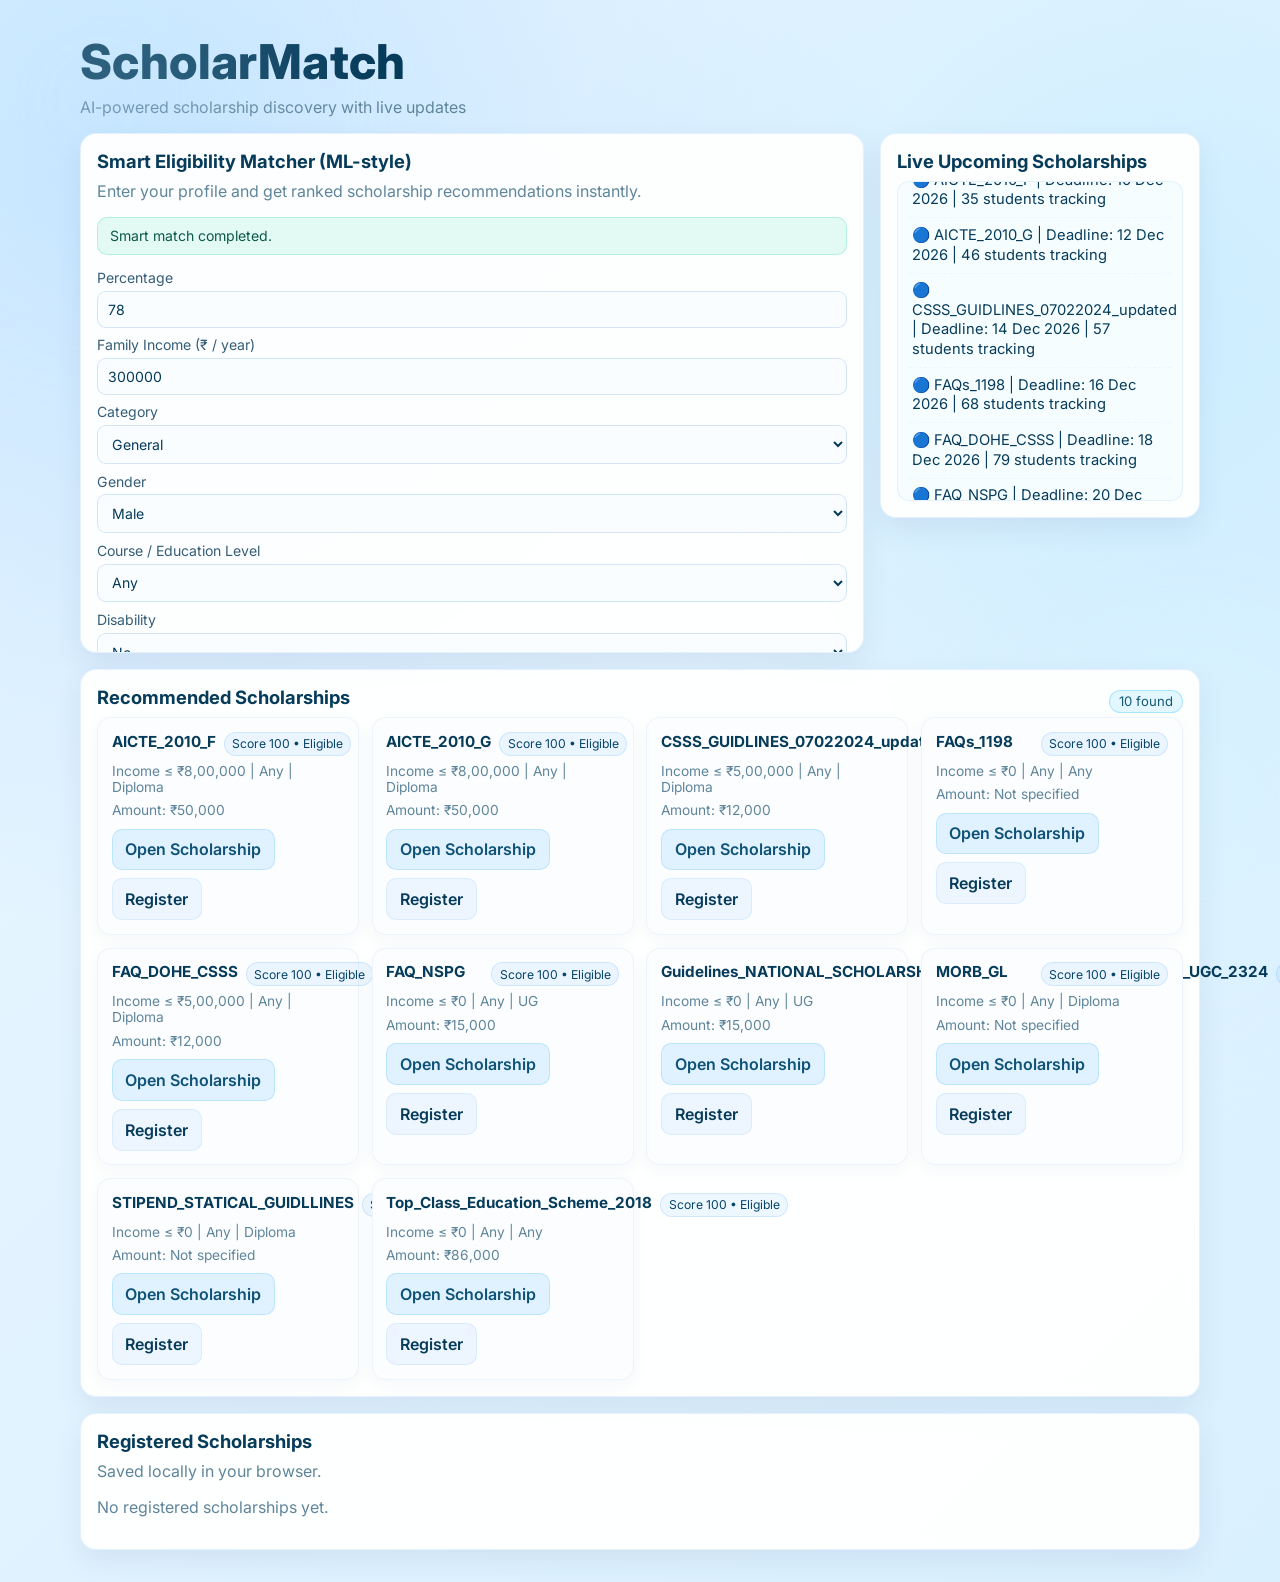
<file: index.html>
<!DOCTYPE html>
<html lang="en">
<head>
  <meta charset="UTF-8" />
  <meta name="viewport" content="width=device-width, initial-scale=1.0" />
  <title>ScholarMatch</title>
  <link rel="preconnect" href="https://fonts.googleapis.com">
  <link rel="preconnect" href="https://fonts.gstatic.com" crossorigin>
  <link href="https://fonts.googleapis.com/css2?family=Inter:wght@400;500;600;700;800&display=swap" rel="stylesheet">
  <link rel="stylesheet" href="styles.css" />
</head>
<body>
  <div class="bg-glow bg-glow-1"></div>
  <div class="bg-glow bg-glow-2"></div>

  <header class="header container">
    <h1>ScholarMatch</h1>
    <p>AI-powered scholarship discovery with live updates</p>
  </header>

  <main class="container grid">
    <section class="panel matcher">
      <h2>Smart Eligibility Matcher (ML-style)</h2>
      <p class="muted">Enter your profile and get ranked scholarship recommendations instantly.</p>
      <p id="statusBox" class="status info">Loading scholarship data...</p>

      <form id="profileForm" class="form-grid">
        <label>
          Percentage
          <input type="number" id="marks" min="0" max="100" step="0.1" value="78" required />
        </label>

        <label>
          Family Income (₹ / year)
          <input type="number" id="income" min="0" step="1000" value="300000" required />
        </label>

        <label>
          Category
          <select id="category">
            <option>General</option>
            <option>OBC</option>
            <option>SC</option>
            <option>ST</option>
            <option>Minority</option>
          </select>
        </label>

        <label>
          Gender
          <select id="gender">
            <option>Male</option>
            <option>Female</option>
          </select>
        </label>

        <label>
          Course / Education Level
          <select id="education_level">
            <option>Any</option>
            <option>1-10th</option>
            <option>PU</option>
            <option>Degree</option>
            <option>Masters</option>
          </select>
        </label>

        <label>
          Disability
          <select id="disability">
            <option>No</option>
            <option>Yes</option>
          </select>
        </label>

        <button type="submit" class="btn-primary">Run Smart Match</button>
      </form>
      <div id="matchList" class="match-list" aria-live="polite"></div>
    </section>

    <section class="panel sidebar">
      <h2>Live Upcoming Scholarships</h2>
      <div id="liveTicker" class="ticker" aria-live="polite"></div>
    </section>

    <section class="panel full">
      <div class="section-title-row">
        <h2>Recommended Scholarships</h2>
        <span id="recommendationCount" class="badge">0 found</span>
      </div>
      <div id="recommendationCards" class="cards"></div>
    </section>

    <section class="panel full">
      <h2>Registered Scholarships</h2>
      <p class="muted">Saved locally in your browser.</p>
      <div id="registeredCards" class="cards"></div>
    </section>
  </main>

  <template id="scholarshipCardTemplate">
    <article class="card">
      <div class="card-top">
        <h3 class="title"></h3>
        <span class="score-chip"></span>
      </div>
      <p class="meta"></p>
      <p class="amount"></p>
      <div class="actions">
        <a class="btn-link apply-link" target="_blank" rel="noopener">Open Scholarship</a>
        <button class="btn-secondary register-btn">Register</button>
      </div>
    </article>
  </template>

  <script src="script.js"></script>
</body>
</html>
</file>
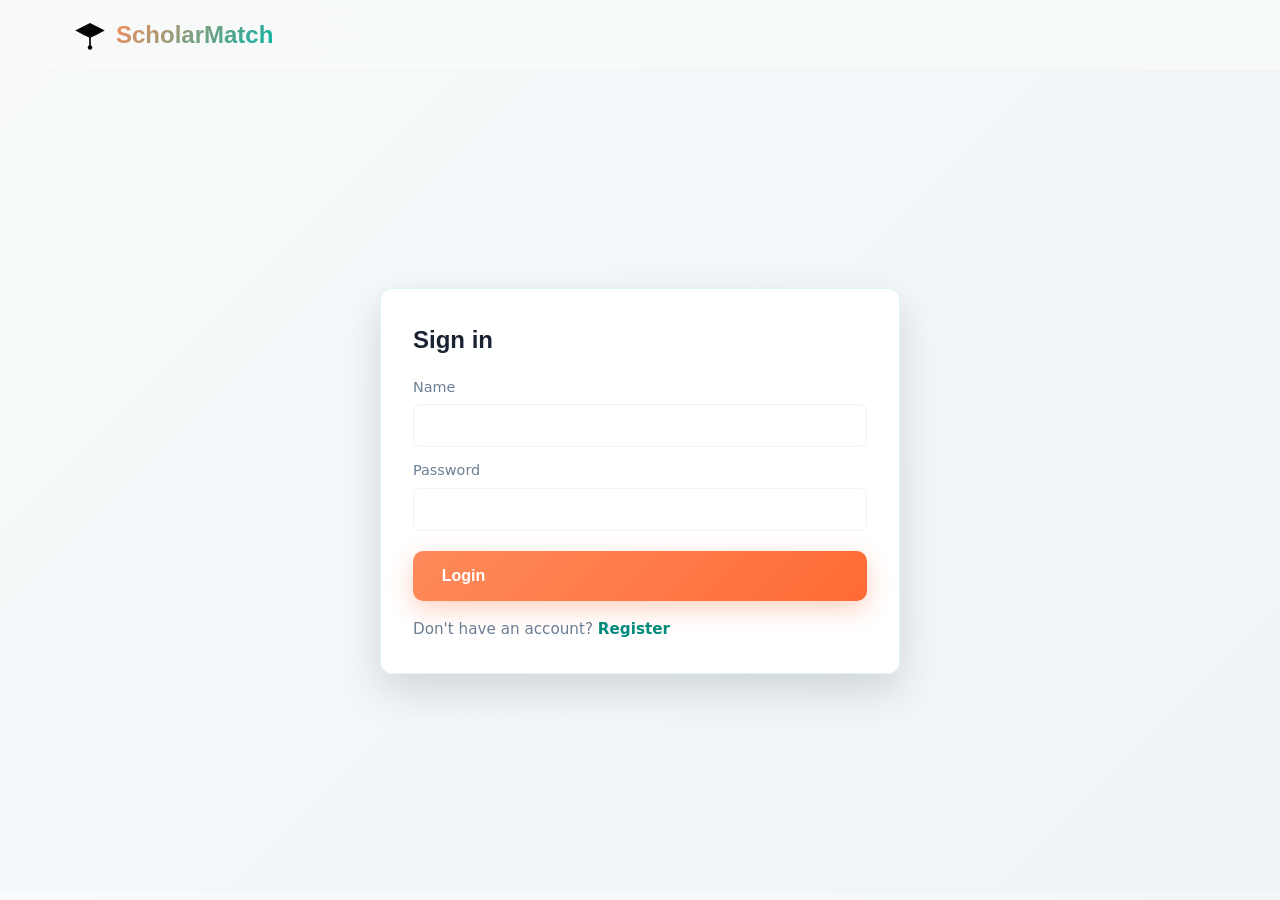
<file: frontend/login.html>
<!DOCTYPE html>
<html lang="en">
<head>
  <meta charset="utf-8" />
  <meta name="viewport" content="width=device-width, initial-scale=1" />
  <title>Login - ScholarMatch</title>
  <link rel="stylesheet" href="styles.css">
  <link rel="stylesheet" href="auth.css">
</head>
<body class="welcome-page">
  <header class="nav-header">
    <div class="nav-container">
      <a class="logo" href="welcome.html" style="display: flex; align-items: center; gap: 0.5rem; text-decoration: none;">
        <svg width="36" height="36" viewBox="0 0 32 32" fill="none" xmlns="http://www.w3.org/2000/svg">
          <!-- Graduation cap mortarboard -->
          <polygon points="4,12 16,6 28,12 16,18" fill="#000000" stroke="#000000" stroke-width="1"/>
          <!-- Cap front (front part of mortarboard) -->
          <polygon points="6,12 16,8 26,12" fill="#0a0a0a" stroke="#000000" stroke-width="0.5"/>
          <!-- Cap sides shadow -->
          <polygon points="4,12 10,16 16,18 10,14" fill="#1a1a1a" opacity="0.7"/>
          <polygon points="28,12 22,16 16,18 22,14" fill="#1a1a1a" opacity="0.7"/>
          <!-- Tassel string -->
          <line x1="16" y1="18" x2="16" y2="26" stroke="#000000" stroke-width="1.5"/>
          <!-- Tassel bulb -->
          <circle cx="16" cy="27" r="2" fill="#000000"/>
        </svg>
        <span class="logo-text" style="background: linear-gradient(135deg, #FF8A5B 0%, #00B4A6 100%); -webkit-background-clip: text; -webkit-text-fill-color: transparent;">ScholarMatch</span>
      </a>
    </div>
  </header>

  <main class="auth-container">
    <form id="loginForm" class="auth-form" method="post" action="#" novalidate>
      <h2>Sign in</h2>

      <label for="name">Name</label>
      <input id="name" name="name" type="text" required>

      <label for="password">Password</label>
      <input id="password" name="password" type="password" required>

      <div id="loginError" class="form-error" aria-live="polite" style="display:none;"></div>

      <button type="submit" class="btn-cta btn-cta-primary">Login</button>

      <p class="muted">Don't have an account? <a href="register.html">Register</a></p>
    </form>
  </main>

  <script>
    const loginForm = document.getElementById('loginForm');
    const loginError = document.getElementById('loginError');
    const redirectTarget = new URLSearchParams(window.location.search).get('redirect') || 'welcome.html';
    loginForm.addEventListener('submit', (e) => {
      e.preventDefault();
      loginError.style.display = 'none';
      const payload = {
        name: document.getElementById('name').value.trim(),
        password: document.getElementById('password').value
      };
      fetch('../php/api_login.php', {
        method: 'POST',
        headers: { 'Content-Type': 'application/json' },
        body: JSON.stringify(payload),
        credentials: 'same-origin'
      }).then(r => r.json()).then(j => {
        if (j && j.success) {
          window.location.href = redirectTarget;
        } else {
          loginError.textContent = j.error || 'Login failed';
          loginError.style.display = 'block';
        }
      }).catch(() => {
        loginError.textContent = 'Network or server error'; loginError.style.display = 'block';
      });
    });
  </script>
</body>
</html>
</file>
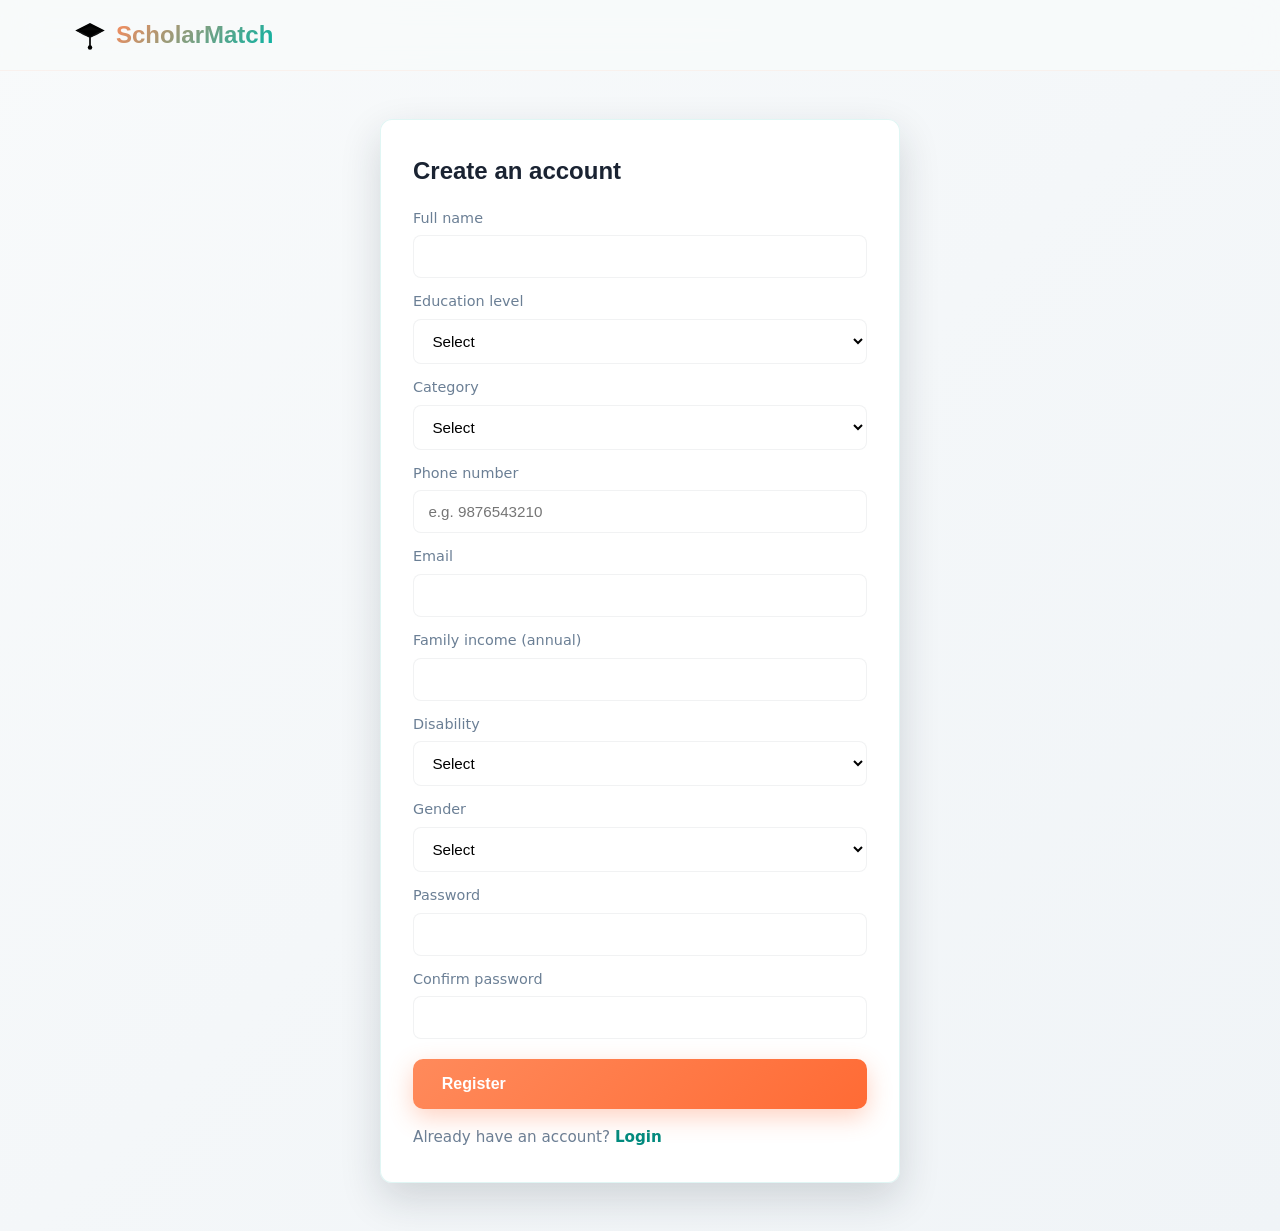
<file: frontend/register.html>
<!DOCTYPE html>
<html lang="en">
<head>
  <meta charset="utf-8" />
  <meta name="viewport" content="width=device-width, initial-scale=1" />
  <title>Register - ScholarMatch</title>
  <link rel="stylesheet" href="styles.css">
  <link rel="stylesheet" href="auth.css">
</head>
<body class="welcome-page">
  <header class="nav-header">
    <div class="nav-container">
      <a class="logo" href="welcome.html" style="display: flex; align-items: center; gap: 0.5rem; text-decoration: none;">
        <svg width="36" height="36" viewBox="0 0 32 32" fill="none" xmlns="http://www.w3.org/2000/svg">
          <!-- Graduation cap mortarboard -->
          <polygon points="4,12 16,6 28,12 16,18" fill="#000000" stroke="#000000" stroke-width="1"/>
          <!-- Cap front (front part of mortarboard) -->
          <polygon points="6,12 16,8 26,12" fill="#0a0a0a" stroke="#000000" stroke-width="0.5"/>
          <!-- Cap sides shadow -->
          <polygon points="4,12 10,16 16,18 10,14" fill="#1a1a1a" opacity="0.7"/>
          <polygon points="28,12 22,16 16,18 22,14" fill="#1a1a1a" opacity="0.7"/>
          <!-- Tassel string -->
          <line x1="16" y1="18" x2="16" y2="26" stroke="#000000" stroke-width="1.5"/>
          <!-- Tassel bulb -->
          <circle cx="16" cy="27" r="2" fill="#000000"/>
        </svg>
        <span class="logo-text" style="background: linear-gradient(135deg, #FF8A5B 0%, #00B4A6 100%); -webkit-background-clip: text; -webkit-text-fill-color: transparent;">ScholarMatch</span>
      </a>
    </div>
  </header>

  <main class="auth-container">
    <form id="registerForm" class="auth-form" method="post" action="#" novalidate>
      <h2>Create an account</h2>

      <label for="name">Full name</label>
      <input id="name" name="name" type="text" required>

      <label for="education">Education level</label>
      <select id="education" name="education" required>
        <option value="">Select</option>
        <option>High School</option>
        <option>Bachelor's</option>
        <option>Master's</option>
        <option>Diploma</option>
        <option>PhD</option>
        <option>Other</option>
      </select>

      <label for="category">Category</label>
      <select id="category" name="category" required>
        <option value="">Select</option>
        <option>General</option>
        <option>OBC</option>
        <option>SC</option>
        <option>ST</option>
        <option>Minority</option>
      </select>

      <label for="phone">Phone number</label>
      <input id="phone" name="phone" type="tel" pattern="[0-9]{7,15}" placeholder="e.g. 9876543210" required>

      <label for="email">Email</label>
      <input id="email" name="email" type="email" required>

      <label for="income">Family income (annual)</label>
      <input id="income" name="income" type="number" min="0" step="1000" required>

      <label for="disability">Disability</label>
      <select id="disability" name="disability" required>
        <option value="">Select</option>
        <option value="no">No</option>
        <option value="yes">Yes</option>
      </select>

      <label for="gender">Gender</label>
      <select id="gender" name="gender" required>
        <option value="">Select</option>
        <option>Male</option>
        <option>Female</option>
        <option>Other</option>
        <option>Prefer not to say</option>
      </select>

      <label for="password">Password</label>
      <input id="password" name="password" type="password" minlength="6" required>

      <label for="confirmPassword">Confirm password</label>
      <input id="confirmPassword" name="confirmPassword" type="password" minlength="6" required>

      <div id="formError" class="form-error" aria-live="polite" style="display:none;"></div>

      <button type="submit" class="btn-cta btn-cta-primary">Register</button>

      <p class="muted">Already have an account? <a href="login.html">Login</a></p>
    </form>
  </main>

    <script>
    const form = document.getElementById('registerForm');
    const pwd = document.getElementById('password');
    const cpwd = document.getElementById('confirmPassword');
    const err = document.getElementById('formError');

    form.addEventListener('submit', (e) => {
      e.preventDefault();
      err.style.display = 'none';
      if (pwd.value !== cpwd.value) {
        err.textContent = 'Passwords do not match.';
        err.style.display = 'block';
        cpwd.focus();
        return false;
      }

      const payload = {
        name: document.getElementById('name').value.trim(),
        education: document.getElementById('education').value,
        category: document.getElementById('category').value,
        phone: document.getElementById('phone').value.trim(),
        email: document.getElementById('email').value.trim(),
        income: document.getElementById('income').value,
        disability: document.getElementById('disability').value,
        gender: document.getElementById('gender').value,
        password: pwd.value
      };

      fetch('../php/api_register.php', {
        method: 'POST',
        headers: { 'Content-Type': 'application/json' },
        body: JSON.stringify(payload),
        credentials: 'same-origin'
      }).then(r => r.json()).then(j => {
        if (j && j.success) {
          // redirect to welcome where session check will show profile
          window.location.href = 'welcome.html';
        } else {
          err.textContent = j.error || j.message || 'Registration failed';
          err.style.display = 'block';
        }
      }).catch(errFetch => {
        err.textContent = 'Network or server error'; err.style.display = 'block';
      });
    });
  </script>
</body>
</html>
</file>
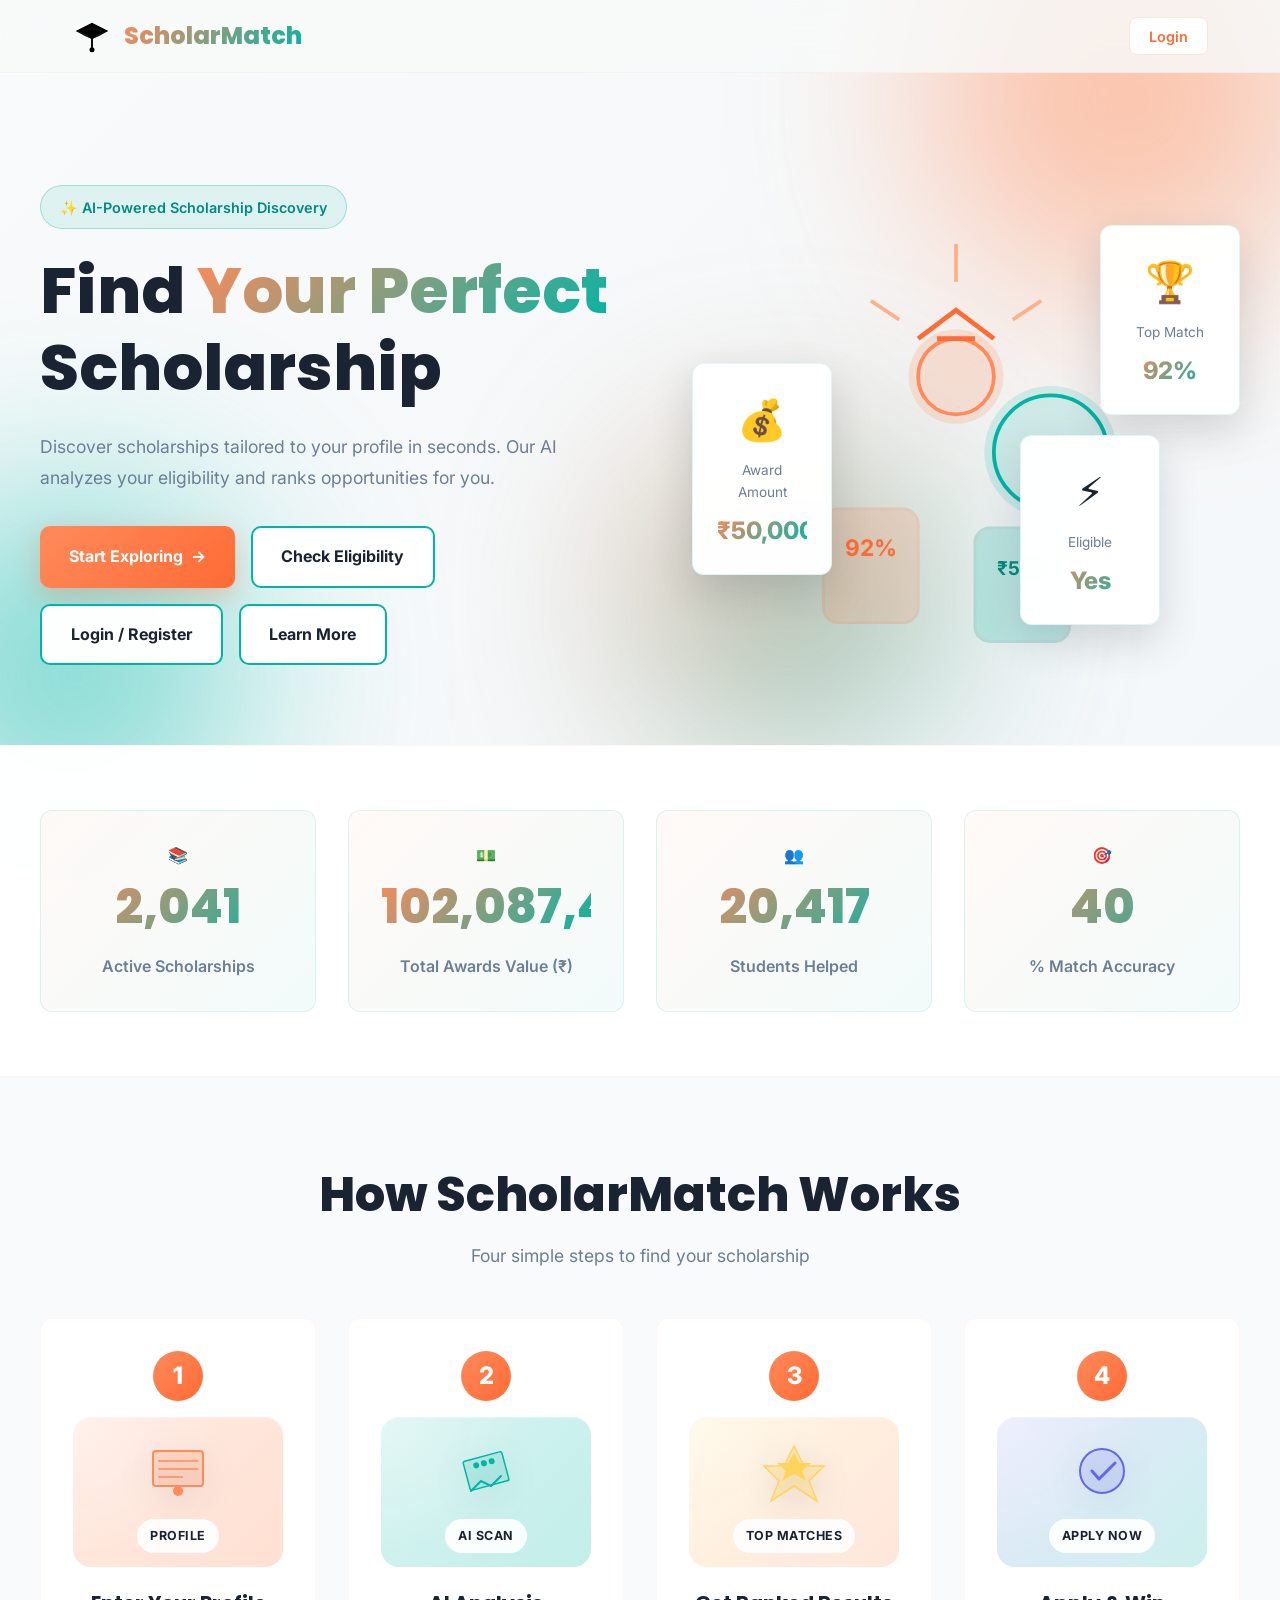
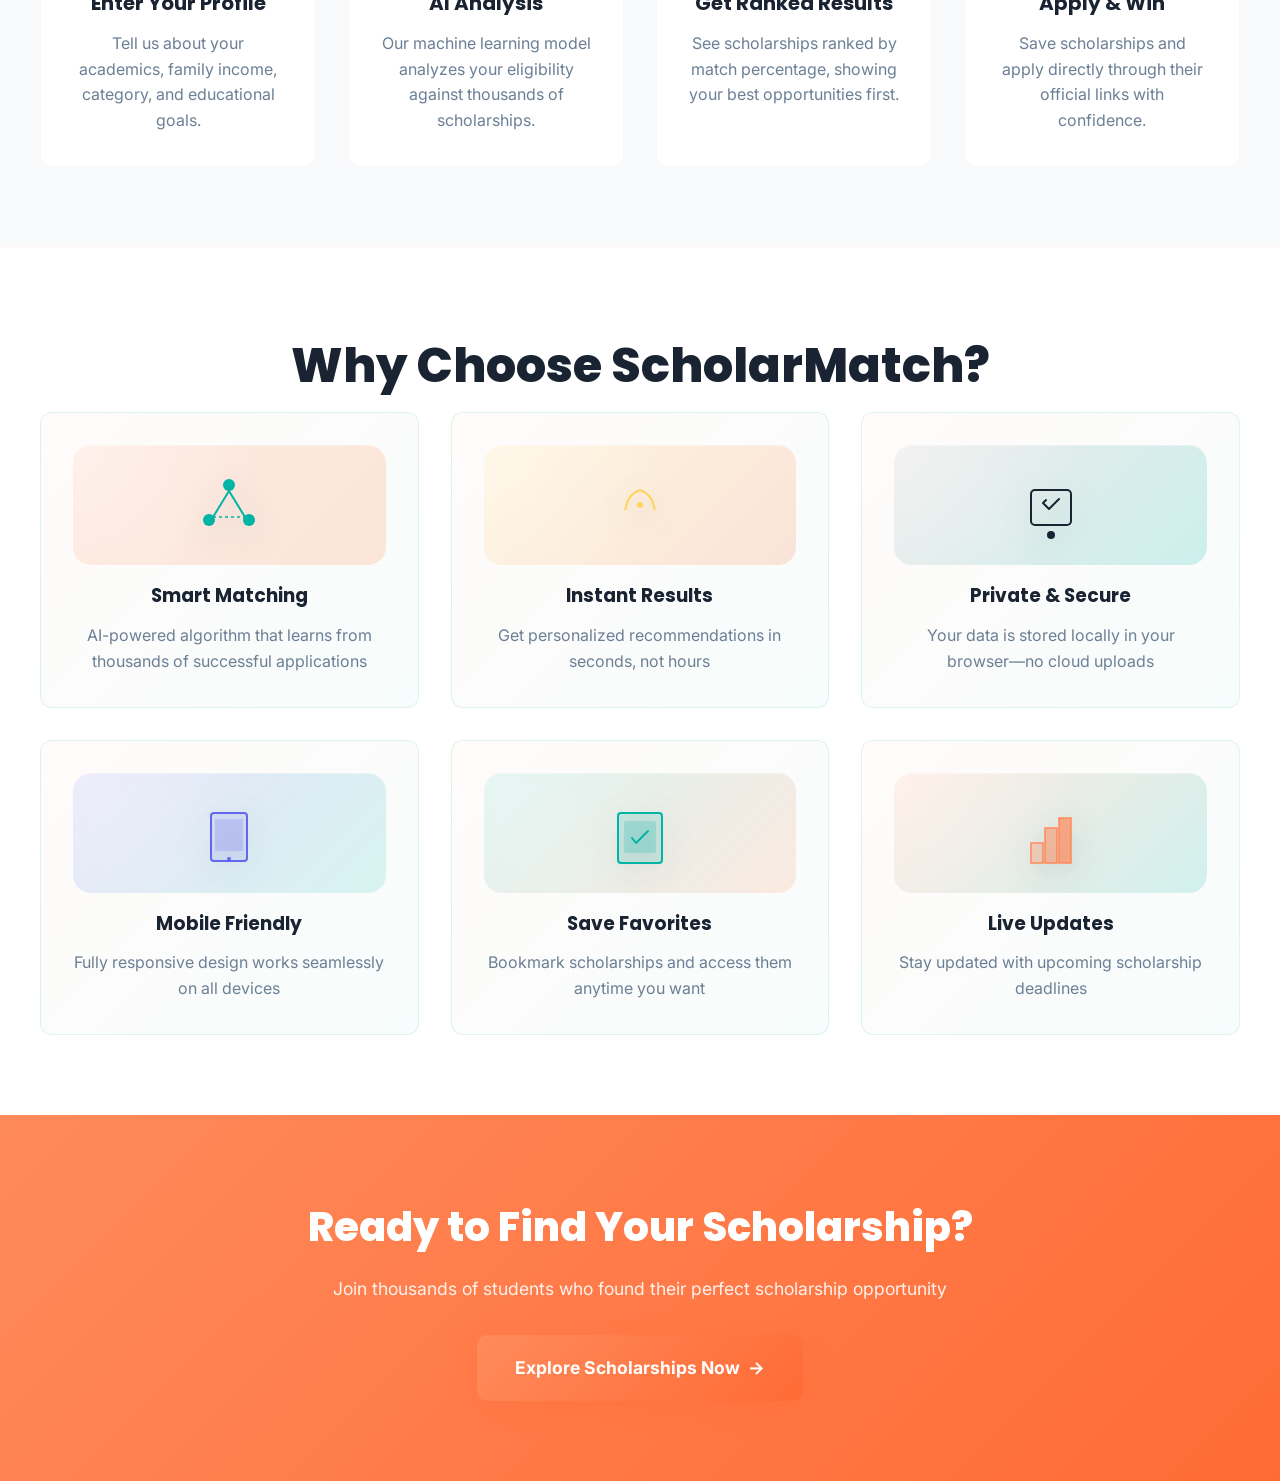
<file: frontend/welcome.html>
<!DOCTYPE html>
<html lang="en">
<head>
  <meta charset="UTF-8" />
  <meta name="viewport" content="width=device-width, initial-scale=1.0" />
  <title>ScholarMatch - Find Your Perfect Scholarship</title>
  <link rel="preconnect" href="https://fonts.googleapis.com">
  <link rel="preconnect" href="https://fonts.gstatic.com" crossorigin>
  <link href="https://fonts.googleapis.com/css2?family=Poppins:wght@300;400;600;700;800&family=Inter:wght@400;500;600&display=swap" rel="stylesheet">
  <link rel="stylesheet" href="styles.css" />
</head>
<body class="welcome-page">
  <!-- Animated background -->
  <div class="bg-wrapper">
    <div class="gradient-blob blob-1"></div>
    <div class="gradient-blob blob-2"></div>
    <div class="gradient-blob blob-3"></div>
  </div>

  <!-- Navigation -->
  <nav class="nav-header">
    <div class="nav-container" style="display:flex;align-items:center;justify-content:space-between;">
      <div class="nav-left">
        <div class="logo">
          <svg aria-hidden="true" width="40" height="40" viewBox="0 0 32 32" fill="none" xmlns="http://www.w3.org/2000/svg">
            <!-- Graduation cap mortarboard -->
            <polygon points="4,12 16,6 28,12 16,18" fill="#000000" stroke="#000000" stroke-width="1"/>
            <!-- Cap front (front part of mortarboard) -->
            <polygon points="6,12 16,8 26,12" fill="#0a0a0a" stroke="#000000" stroke-width="0.5"/>
            <!-- Cap sides shadow -->
            <polygon points="4,12 10,16 16,18 10,14" fill="#1a1a1a" opacity="0.7"/>
            <polygon points="28,12 22,16 16,18 22,14" fill="#1a1a1a" opacity="0.7"/>
            <!-- Tassel string -->
            <line x1="16" y1="18" x2="16" y2="26" stroke="#000000" stroke-width="1.5"/>
            <!-- Tassel bulb -->
            <circle cx="16" cy="27" r="2" fill="#000000"/>
          </svg>
          <h1 class="logo-text" style="background: linear-gradient(135deg, #FF8A5B 0%, #00B4A6 100%); -webkit-background-clip: text; -webkit-text-fill-color: transparent;">ScholarMatch</h1>
        </div>
      </div>
      <div class="auth-buttons" style="margin-left:auto;display:flex;align-items:center;gap:0.5rem;">
        <div class="profile-menu">
          <a href="login.html" id="loginBtn" class="nav-link nav-link--login">Login</a>
          <div id="profileDropdown" class="profile-dropdown">
            <a href="#" id="logoutDropdownBtn" class="dropdown-item">Logout</a>
          </div>
        </div>
      </div>
    </div>
  </nav>

  <!-- Hero Section -->
  <section class="hero">
    <div class="hero-container">
      <div class="hero-content">
        <div class="hero-badge animate-bounce">
          <span>✨ AI-Powered Scholarship Discovery</span>
        </div>
        <h2 class="hero-title">
          Find <span class="gradient-text">Your Perfect</span> Scholarship
        </h2>
        <p class="hero-subtitle">
          Discover scholarships tailored to your profile in seconds. Our AI analyzes your eligibility and ranks opportunities for you.
        </p>
        <div class="hero-cta">
            <a href="index.html" class="btn-cta btn-cta-primary">
              <span>Start Exploring</span>
              <span class="arrow">→</span>
            </a>
            <a href="/eligibility" class="btn-cta btn-cta-secondary" id="eligibilityCta">
              <span>Check Eligibility</span>
            </a>
            <a href="login.html" class="btn-cta btn-cta-secondary">
              <span>Login / Register</span>
            </a>
          <a href="#how-it-works" class="btn-cta btn-cta-secondary">
            <span>Learn More</span>
          </a>
        </div>
      </div>
      <div class="hero-visual">
        <!-- Hero Illustration -->
        <svg class="hero-illustration" viewBox="0 0 300 300" xmlns="http://www.w3.org/2000/svg">
          <!-- Graduate with light -->
          <circle cx="150" cy="80" r="25" fill="#FF8A5B" opacity="0.2"/>
          <circle cx="150" cy="80" r="20" fill="none" stroke="#FF8A5B" stroke-width="2"/>
          <!-- Graduation cap -->
          <path d="M 130 60 L 150 45 L 170 60 M 140 60 L 160 60" stroke="#FF6B35" stroke-width="2.5" fill="none"/>
          <!-- Light rays -->
          <line x1="150" y1="30" x2="150" y2="10" stroke="#FFB08A" stroke-width="2"/>
          <line x1="180" y1="50" x2="195" y2="40" stroke="#FFB08A" stroke-width="2"/>
          <line x1="120" y1="50" x2="105" y2="40" stroke="#FFB08A" stroke-width="2"/>
          <!-- Achievement badge -->
          <circle cx="200" cy="120" r="35" fill="#00B4A6" opacity="0.15"/>
          <circle cx="200" cy="120" r="30" fill="none" stroke="#00B4A6" stroke-width="2"/>
          <text x="200" y="125" text-anchor="middle" font-size="24" fill="#00B4A6">✓</text>
          <!-- Floating cards representations -->
          <rect x="80" y="150" width="50" height="60" rx="8" fill="#FF8A5B" opacity="0.2" stroke="#FF6B35" stroke-width="1.5"/>
          <text x="105" y="175" text-anchor="middle" font-size="12" fill="#FF6B35" font-weight="bold">92%</text>
          <rect x="160" y="160" width="50" height="60" rx="8" fill="#00B4A6" opacity="0.2" stroke="#008B7F" stroke-width="1.5"/>
          <text x="185" y="185" text-anchor="middle" font-size="10" fill="#008B7F" font-weight="bold">₹50K</text>
        </svg>

        <div class="floating-card card-1">
          <div class="card-icon">🏆</div>
          <p>Top Match</p>
          <span class="score">92%</span>
        </div>
        <div class="floating-card card-2">
          <div class="card-icon">💰</div>
          <p>Award Amount</p>
          <span class="score">₹50,000</span>
        </div>
        <div class="floating-card card-3">
          <div class="card-icon">⚡</div>
          <p>Eligible</p>
          <span class="score">Yes</span>
        </div>
      </div>
    </div>
  </section>

  <!-- Stats Section -->
  <section class="stats">
    <div class="stats-container">
      <div class="stat-card animate-count">
        <div class="stat-icon">📚</div>
        <div class="stat-number" data-target="5000">0</div>
        <p class="stat-label">Active Scholarships</p>
      </div>
      <div class="stat-card animate-count">
        <div class="stat-icon">💵</div>
        <div class="stat-number" data-target="250000000">0</div>
        <p class="stat-label">Total Awards Value (₹)</p>
      </div>
      <div class="stat-card animate-count">
        <div class="stat-icon">👥</div>
        <div class="stat-number" data-target="50000">0</div>
        <p class="stat-label">Students Helped</p>
      </div>
      <div class="stat-card animate-count">
        <div class="stat-icon">🎯</div>
        <div class="stat-number" data-target="98">0</div>
        <p class="stat-label">% Match Accuracy</p>
      </div>
    </div>
  </section>

  <!-- How It Works Section -->
  <section class="how-it-works" id="how-it-works">
    <div class="how-container">
      <h2 class="section-title">How ScholarMatch Works</h2>
      <p class="section-subtitle">Four simple steps to find your scholarship</p>
      
      <div class="steps-grid">
        <div class="step-card">
          <div class="step-number">1</div>
          <div class="step-visual step-visual-1">
            <svg class="step-visual-svg" viewBox="0 0 80 80" xmlns="http://www.w3.org/2000/svg">
              <rect x="15" y="20" width="50" height="35" rx="3" fill="rgba(255,138,91,0.2)" stroke="#FF8A5B" stroke-width="2"/>
              <line x1="20" y1="30" x2="60" y2="30" stroke="#FF8A5B" stroke-width="1.5"/>
              <line x1="20" y1="38" x2="60" y2="38" stroke="#FF8A5B" stroke-width="1.5"/>
              <line x1="20" y1="46" x2="45" y2="46" stroke="#FF8A5B" stroke-width="1.5"/>
              <circle cx="40" cy="60" r="5" fill="#FF8A5B"/>
            </svg>
            <span class="step-chip">Profile</span>
          </div>
          <h3>Enter Your Profile</h3>
          <p>Tell us about your academics, family income, category, and educational goals.</p>
        </div>
        
        <div class="step-card">
          <div class="step-number">2</div>
          <div class="step-visual step-visual-2">
            <svg class="step-visual-svg" viewBox="0 0 80 80" xmlns="http://www.w3.org/2000/svg">
              <g transform="translate(40,40) rotate(-15)">
                <rect x="-20" y="-15" width="40" height="30" rx="2" fill="rgba(0,180,166,0.15)" stroke="#00B4A6" stroke-width="1.5"/>
                <circle cx="-8" cy="-8" r="3" fill="#00B4A6"/>
                <circle cx="0" cy="-8" r="3" fill="#00B4A6"/>
                <circle cx="8" cy="-8" r="3" fill="#00B4A6"/>
              </g>
              <path d="M 25 60 L 35 50 L 45 55 L 55 45" stroke="#00B4A6" stroke-width="2" fill="none" stroke-linecap="round"/>
            </svg>
            <span class="step-chip">AI Scan</span>
          </div>
          <h3>AI Analysis</h3>
          <p>Our machine learning model analyzes your eligibility against thousands of scholarships.</p>
        </div>
        
        <div class="step-card">
          <div class="step-number">3</div>
          <div class="step-visual step-visual-3">
            <svg class="step-visual-svg" viewBox="0 0 80 80" xmlns="http://www.w3.org/2000/svg">
              <polygon points="40,15 50,35 70,35 55,50 63,70 40,55 17,70 25,50 10,35 30,35" fill="rgba(255,212,92,0.3)" stroke="#FFD45C" stroke-width="1.5"/>
              <polygon points="40,22 46,32 57,32 48,40 52,50 40,43 28,50 32,40 23,32 34,32" fill="#FFD45C"/>
            </svg>
            <span class="step-chip">Top Matches</span>
          </div>
          <h3>Get Ranked Results</h3>
          <p>See scholarships ranked by match percentage, showing your best opportunities first.</p>
        </div>
        
        <div class="step-card">
          <div class="step-number">4</div>
          <div class="step-visual step-visual-4">
            <svg class="step-visual-svg" viewBox="0 0 80 80" xmlns="http://www.w3.org/2000/svg">
              <circle cx="40" cy="40" r="22" fill="rgba(99,102,241,0.15)" stroke="#6366F1" stroke-width="2"/>
              <path d="M 30 40 L 37 48 L 53 32" stroke="#6366F1" stroke-width="3" fill="none" stroke-linecap="round" stroke-linejoin="round"/>
            </svg>
            <span class="step-chip">Apply Now</span>
          </div>
          <h3>Apply & Win</h3>
          <p>Save scholarships and apply directly through their official links with confidence.</p>
        </div>
      </div>
    </div>
  </section>

  <!-- Features Section -->
  <section class="features">
    <div class="features-container">
      <h2 class="section-title">Why Choose ScholarMatch?</h2>
      
      <div class="features-grid">
        <div class="feature-item">
          <div class="feature-visual feature-visual-1">
            <svg class="feature-visual-svg" viewBox="0 0 80 80" xmlns="http://www.w3.org/2000/svg">
              <circle cx="40" cy="20" r="6" fill="#00B4A6"/>
              <circle cx="20" cy="55" r="6" fill="#00B4A6"/>
              <circle cx="60" cy="55" r="6" fill="#00B4A6"/>
              <path d="M40 26 L24 52" stroke="#00B4A6" stroke-width="2" stroke-linecap="round"/>
              <path d="M40 26 L56 52" stroke="#00B4A6" stroke-width="2" stroke-linecap="round"/>
              <path d="M24 52 L56 52" stroke="#00B4A6" stroke-width="1.5" stroke-dasharray="3 3"/>
            </svg>
          </div>
          <h3>Smart Matching</h3>
          <p>AI-powered algorithm that learns from thousands of successful applications</p>
        </div>
        
        <div class="feature-item">
          <div class="feature-visual feature-visual-2">
            <svg class="feature-visual-svg" viewBox="0 0 80 80" xmlns="http://www.w3.org/2000/svg">
              <g transform="translate(40,40)">
                <circle cx="0" cy="0" r="3" fill="#FFD45C"/>
                <path d="M 0,-15 Q 8,-12 12,-5" stroke="#FFD45C" stroke-width="2" fill="none"/>
                <path d="M 0,-15 Q -8,-12 -12,-5" stroke="#FFD45C" stroke-width="2" fill="none"/>
                <path d="M 12,-5 L 15,5" stroke="#FFD45C" stroke-width="2"/>
                <path d="M -12,-5 L -15,5" stroke="#FFD45C" stroke-width="2"/>
              </g>
            </svg>
          </div>
          <h3>Instant Results</h3>
          <p>Get personalized recommendations in seconds, not hours</p>
        </div>
        
        <div class="feature-item">
          <div class="feature-visual feature-visual-3">
            <svg class="feature-visual-svg" viewBox="0 0 80 80" xmlns="http://www.w3.org/2000/svg">
              <rect x="20" y="25" width="40" height="35" rx="4" fill="none" stroke="#1a2332" stroke-width="2"/>
              <path d="M 35 35 L 32 38 L 38 44 L 48 34" stroke="#1a2332" stroke-width="2" fill="none" stroke-linecap="round" stroke-linejoin="round"/>
              <circle cx="40" cy="70" r="4" fill="#1a2332"/>
            </svg>
          </div>
          <h3>Private & Secure</h3>
          <p>Your data is stored locally in your browser—no cloud uploads</p>
        </div>
        
        <div class="feature-item">
          <div class="feature-visual feature-visual-4">
            <svg class="feature-visual-svg" viewBox="0 0 80 80" xmlns="http://www.w3.org/2000/svg">
              <rect x="22" y="20" width="36" height="48" rx="3" fill="rgba(99,102,241,0.1)" stroke="#6366F1" stroke-width="2"/>
              <rect x="26" y="26" width="28" height="32" fill="rgba(99,102,241,0.2)"/>
              <circle cx="40" cy="66" r="2" fill="#6366F1"/>
            </svg>
          </div>
          <h3>Mobile Friendly</h3>
          <p>Fully responsive design works seamlessly on all devices</p>
        </div>
        
        <div class="feature-item">
          <div class="feature-visual feature-visual-5">
            <svg class="feature-visual-svg" viewBox="0 0 80 80" xmlns="http://www.w3.org/2000/svg">
              <rect x="18" y="20" width="44" height="50" rx="3" fill="rgba(0,180,166,0.15)" stroke="#00B4A6" stroke-width="2"/>
              <rect x="24" y="28" width="32" height="32" fill="rgba(0,180,166,0.2)" rx="2"/>
              <path d="M 32 45 L 36 50 L 48 38" stroke="#00B4A6" stroke-width="2" fill="none" stroke-linecap="round" stroke-linejoin="round"/>
            </svg>
          </div>
          <h3>Save Favorites</h3>
          <p>Bookmark scholarships and access them anytime you want</p>
        </div>
        
        <div class="feature-item">
          <div class="feature-visual feature-visual-6">
            <svg class="feature-visual-svg" viewBox="0 0 80 80" xmlns="http://www.w3.org/2000/svg">
              <rect x="20" y="50" width="12" height="20" fill="rgba(255,138,91,0.3)" stroke="#FF8A5B" stroke-width="1.5"/>
              <rect x="34" y="35" width="12" height="35" fill="rgba(255,138,91,0.5)" stroke="#FF8A5B" stroke-width="1.5"/>
              <rect x="48" y="25" width="12" height="45" fill="rgba(255,138,91,0.7)" stroke="#FF8A5B" stroke-width="1.5"/>
            </svg>
          </div>
          <h3>Live Updates</h3>
          <p>Stay updated with upcoming scholarship deadlines</p>
        </div>
      </div>
    </div>
  </section>

  <!-- CTA Footer -->
  <section class="cta-footer">
    <div class="cta-content">
      <h2>Ready to Find Your Scholarship?</h2>
      <p>Join thousands of students who found their perfect scholarship opportunity</p>
      <a href="index.html" class="btn-cta btn-cta-primary btn-large">
        <span>Explore Scholarships Now</span>
        <span class="arrow">→</span>
      </a>
    </div>
  </section>
  <script src="welcome.js"></script>
  <script>
    // Intercept clicks to dashboard and require login first
    document.addEventListener('DOMContentLoaded', function () {
      function guardToDashboard(e) {
        const target = e.currentTarget || this;
        e.preventDefault();
        const meUrl = new URL('../php/api_me.php', window.location.href).toString();
        fetch(meUrl, { credentials: 'include' })
          .then(r => r.json())
          .then(data => {
            if (data && data.authenticated) {
              window.location.href = target.getAttribute('href');
            } else {
              window.location.href = 'login.html';
            }
          }).catch(() => { window.location.href = 'login.html'; });
      }

      Array.from(document.querySelectorAll('a[href="index.html"]')).forEach(a => {
        a.addEventListener('click', guardToDashboard);
      });
    });
  </script>
    <script>
      // Toggle profile dropdown and handle logout on welcome page
      document.addEventListener('DOMContentLoaded', () => {
        checkWelcomeAuth();
        document.addEventListener('click', welcomeDocClick);
      });

      function checkWelcomeAuth() {
        const meUrl = new URL('../php/api_me.php', window.location.href).toString();
        fetch(meUrl, { credentials: 'include' })
          .then(r => r.json())
          .then(data => {
            const loginBtn = document.getElementById('loginBtn');
            const profileDropdown = document.getElementById('profileDropdown');
            if (data && data.authenticated && data.user) {
              const user = data.user;
              loginBtn.textContent = `👤 ${user.name}`;
              loginBtn.href = '#';
              loginBtn.onclick = (e) => { e.preventDefault(); profileDropdown.style.display = (profileDropdown.style.display === 'none' || !profileDropdown.style.display) ? 'block' : 'none'; };
            } else {
              loginBtn.textContent = 'Login';
              loginBtn.href = 'login.html';
              loginBtn.onclick = null;
              if (profileDropdown) profileDropdown.style.display = 'none';
            }
          }).catch(() => {});
      }

      function welcomeDocClick(e) {
        const t = e.target;
        if (t && t.id === 'logoutDropdownBtn') {
          e.preventDefault();
          const logoutUrl = new URL('../php/logout.php', window.location.href).toString();
          fetch(logoutUrl, { credentials: 'include' })
            .then(() => { location.reload(); })
            .catch(() => { location.reload(); });
        }
        const profileDropdown = document.getElementById('profileDropdown');
        const loginBtn = document.getElementById('loginBtn');
        if (profileDropdown && loginBtn && !profileDropdown.contains(t) && t !== loginBtn) {
          profileDropdown.style.display = 'none';
        }
      }
    </script>
</body>
</html>
</file>
<file: styles.css>
:root {
  --bg: #eaf6ff;
  --bg2: #d9f0ff;
  --panel: rgba(255, 255, 255, 0.95);
  --border: rgba(100, 170, 240, 0.16);
  --text: #063b5a;
  --muted: #5f859a;
  --primary: #4aa3ff;
  --primary-strong: #2b8cff;
  --accent: #8fdcff;
  --success: #16a085;
}

* { box-sizing: border-box; }

html,
body {
  margin: 0;
  min-height: 100%;
  overflow-x: hidden;
}

body {
  font-family: Inter, system-ui, -apple-system, Segoe UI, Roboto, sans-serif;
  color: var(--text);
  background:
    radial-gradient(circle at 10% 10%, rgba(138, 199, 255, 0.34) 0, transparent 42%),
    radial-gradient(circle at 90% 20%, rgba(141, 220, 255, 0.24) 0, transparent 36%),
    linear-gradient(135deg, var(--bg) 0%, var(--bg2) 100%);
}

.container {
  width: min(1120px, calc(100% - 1.5rem));
  margin: 0 auto;
}

.header {
  padding: 2rem 0 1rem;
}

.header h1 {
  margin: 0;
  font-size: clamp(2rem, 4vw, 3rem);
  font-weight: 800;
  letter-spacing: 0.4px;
}

.header p {
  margin: 0.35rem 0 0;
  color: var(--muted);
}

.grid {
  display: grid;
  grid-template-columns: minmax(0, 1fr);
  gap: 1rem;
  padding-bottom: 2rem;
}

@media (min-width: 920px) {
  .grid {
    grid-template-columns: minmax(0, 1fr) 320px;
    align-items: start;
  }

  .full {
    grid-column: 1 / -1;
  }
}

.panel {
  min-width: 0;
  background: var(--panel);
  border: 1px solid var(--border);
  border-radius: 16px;
  padding: 1rem;
  box-shadow: 0 12px 28px rgba(40, 70, 100, 0.08);
  backdrop-filter: blur(6px);
}

.panel.matcher {
  max-height: 520px;
  overflow: hidden;
}

.panel.sidebar {
  position: sticky;
  top: 1rem;
  align-self: start;
}

h2 {
  margin: 0 0 0.6rem;
  font-size: 1.15rem;
}

.muted {
  color: var(--muted);
  margin-top: 0;
}

.status {
  margin: 0.7rem 0 0.9rem;
  padding: 0.58rem 0.75rem;
  border-radius: 10px;
  font-size: 0.88rem;
  border: 1px solid transparent;
}

.status.info {
  background: rgba(101, 209, 255, 0.14);
  border-color: rgba(101, 209, 255, 0.34);
  color: #225c78;
}

.status.ok {
  background: rgba(46, 208, 167, 0.12);
  border-color: rgba(46, 208, 167, 0.28);
  color: #0c5a46;
}

.status.warn {
  background: rgba(255, 195, 82, 0.14);
  border-color: rgba(255, 195, 82, 0.28);
  color: #8a5f00;
}

.form-grid {
  display: grid;
  grid-template-columns: 1fr;
  gap: 0.55rem;
}

.form-grid label {
  font-size: 0.88rem;
  color: #355d78;
  display: grid;
  gap: 0.3rem;
}

input,
select,
button {
  font: inherit;
}

input,
select {
  border: 1px solid rgba(120, 170, 230, 0.28);
  background: rgba(250, 253, 255, 0.95);
  color: var(--text);
  border-radius: 9px;
  padding: 0.55rem 0.65rem;
}

.btn-primary,
.btn-secondary,
.btn-link {
  border: 0;
  border-radius: 10px;
  padding: 0.62rem 0.8rem;
  cursor: pointer;
  text-decoration: none;
  display: inline-flex;
  align-items: center;
  justify-content: center;
  font-weight: 600;
}

.btn-primary {
  background: linear-gradient(135deg, var(--primary), var(--primary-strong));
  color: #fff;
}

.btn-primary:hover {
  filter: brightness(1.05);
}

.btn-secondary {
  background: rgba(74, 163, 255, 0.08);
  color: var(--text);
  border: 1px solid rgba(120, 180, 240, 0.18);
}

.btn-link {
  background: rgba(91, 183, 255, 0.16);
  color: #0f5278;
  border: 1px solid rgba(116, 202, 255, 0.34);
}

.section-title-row {
  display: flex;
  align-items: center;
  justify-content: space-between;
  gap: 0.5rem;
}

.badge {
  background: rgba(101, 209, 255, 0.18);
  color: #165974;
  border: 1px solid rgba(101, 209, 255, 0.45);
  padding: 0.18rem 0.55rem;
  border-radius: 999px;
  font-size: 0.82rem;
}

.cards {
  display: grid;
  grid-template-columns: repeat(auto-fill, minmax(230px, 1fr));
  gap: 0.8rem;
}

.card {
  background: #fbfdff;
  border: 1px solid rgba(120, 170, 230, 0.1);
  border-radius: 14px;
  padding: 0.85rem;
  box-shadow: 0 6px 18px rgba(30, 70, 110, 0.04);
}

.card-top {
  display: flex;
  align-items: flex-start;
  justify-content: space-between;
  gap: 0.5rem;
}

.title {
  margin: 0;
  font-size: 0.95rem;
  line-height: 1.35;
  color: var(--text);
}

.score-chip {
  background: rgba(74, 163, 255, 0.09);
  border: 1px solid rgba(74, 163, 255, 0.18);
  color: #07456a;
  font-size: 0.76rem;
  padding: 0.22rem 0.46rem;
  border-radius: 999px;
  white-space: nowrap;
}

.meta,
.amount {
  margin: 0.45rem 0 0;
  color: var(--muted);
  font-size: 0.86rem;
}

.actions {
  margin-top: 0.65rem;
  display: flex;
  gap: 0.5rem;
  flex-wrap: wrap;
}

.match-list {
  margin-top: 0.9rem;
  padding: 0.65rem;
  border-radius: 12px;
  background: #fbfeff;
  border: 1px solid rgba(120, 170, 230, 0.12);
  max-height: 260px;
  overflow-y: auto;
}

.match-list::-webkit-scrollbar,
.ticker-track::-webkit-scrollbar {
  width: 8px;
}

.match-list::-webkit-scrollbar-thumb,
.ticker-track::-webkit-scrollbar-thumb {
  background: rgba(120, 170, 230, 0.35);
  border-radius: 8px;
}

.match-list ol {
  margin: 0;
  padding: 0 0 0 1.1rem;
}

.match-item {
  display: flex;
  gap: 0.75rem;
  align-items: flex-start;
  padding: 0.78rem;
  margin-bottom: 0.6rem;
  border: 1px solid rgba(120, 170, 230, 0.08);
  border-radius: 12px;
  background: #ffffff;
  box-shadow: 0 6px 18px rgba(30, 70, 110, 0.04);
}

.match-item:last-child {
  margin-bottom: 0;
}

.match-rank {
  min-width: 30px;
  height: 30px;
  border-radius: 9px;
  background: linear-gradient(180deg, #e1f4ff, #cfeeff);
  color: #06405a;
  border: 1px solid rgba(74, 163, 255, 0.12);
  display: inline-grid;
  place-items: center;
  font-weight: 700;
}

.match-title {
  font-weight: 700;
  color: var(--text);
}

.match-title-link {
  color: var(--text);
  text-decoration: none;
}

.match-title-link:hover {
  color: var(--primary-strong);
  text-decoration: underline;
}

.match-sub {
  color: var(--muted);
  font-size: 0.9rem;
}

.match-badges {
  margin-left: auto;
  display: flex;
  gap: 0.45rem;
  align-items: center;
  flex-wrap: wrap;
}

.badge-small,
.badge-eligible {
  font-size: 0.78rem;
  border-radius: 999px;
  padding: 0.22rem 0.48rem;
  white-space: nowrap;
}

.badge-small {
  background: rgba(74, 163, 255, 0.08);
  color: #07456a;
  border: 1px solid rgba(74, 163, 255, 0.12);
}

.badge-eligible {
  background: rgba(46, 208, 167, 0.12);
  color: #05513f;
  border: 1px solid rgba(46, 208, 167, 0.2);
}

.breakdown {
  margin-top: 0.45rem;
  color: #2b4b63;
  font-size: 0.88rem;
}

.ticker {
  border: 1px solid rgba(120, 170, 230, 0.14);
  border-radius: 12px;
  background: rgba(245, 253, 255, 0.96);
  height: 320px;
  overflow: hidden;
}

.ticker-track {
  height: 100%;
  overflow-y: auto;
  padding: 0.7rem;
}

.ticker-item {
  color: var(--text);
  font-size: 0.92rem;
  display: block;
  padding: 0.45rem 0.2rem;
  border-bottom: 1px dashed rgba(120, 170, 230, 0.08);
  line-height: 1.35;
}

.bg-glow {
  position: fixed;
  width: 360px;
  height: 360px;
  border-radius: 50%;
  filter: blur(70px);
  opacity: 0.22;
  pointer-events: none;
}

.bg-glow-1 {
  background: #bfe9ff;
  top: -80px;
  left: -80px;
}

.bg-glow-2 {
  background: #d7f6ff;
  right: -90px;
  bottom: -80px;
}
</file>
<file: frontend/styles.css>
:root {
  /* New Orange & Teal Color Scheme */
  --primary: #FF8A5B;
  --primary-dark: #FF6B35;
  --primary-light: #FFB08A;
  --accent: #00B4A6;
  --accent-dark: #008B7F;
  --accent-light: #5FD4C9;
  
  /* Neutrals */
  --bg: #F8FAFB;
  --bg-secondary: #F0F4F7;
  --surface: rgba(255, 255, 255, 0.98);
  --surface-dark: rgba(20, 30, 45, 0.95);
  --text: #1a2332;
  --text-light: #6b7f95;
  --border: rgba(0, 180, 166, 0.12);
  --border-light: rgba(255, 138, 91, 0.08);
  
  /* Shadows */
  --shadow-sm: 0 2px 8px rgba(26, 35, 50, 0.06);
  --shadow-md: 0 8px 24px rgba(26, 35, 50, 0.12);
  --shadow-lg: 0 16px 40px rgba(26, 35, 50, 0.16);
  --shadow-xl: 0 24px 56px rgba(26, 35, 50, 0.2);
  
  /* Transitions */
  --transition-fast: 0.15s ease-out;
  --transition-base: 0.3s ease-out;
  --transition-slow: 0.5s ease-out;
}

* {
  box-sizing: border-box;
  margin: 0;
  padding: 0;
}

html, body {
  margin: 0;
  padding: 0;
  overflow-x: hidden;
}

body {
  font-family: 'Inter', system-ui, -apple-system, Segoe UI, Roboto, sans-serif;
  color: var(--text);
  background: var(--bg);
  line-height: 1.6;
}

::selection {
  background: #ffd3bf;
  color: #111827;
  -webkit-text-fill-color: #111827;
  text-shadow: none;
}

::-moz-selection {
  background: #ffd3bf;
  color: #111827;
  -webkit-text-fill-color: #111827;
  text-shadow: none;
}

body.welcome-page {
  background: linear-gradient(135deg, #f8fafb 0%, #f0f4f7 100%);
}

/* ============= WELCOME PAGE STYLES ============= */

.bg-wrapper {
  position: fixed;
  top: 0;
  left: 0;
  width: 100%;
  height: 100%;
  z-index: -1;
  pointer-events: none;
  overflow: hidden;
}

.gradient-blob {
  position: absolute;
  border-radius: 50%;
  filter: blur(100px);
  opacity: 0.6;
  animation: float 15s ease-in-out infinite;
}

.blob-1 {
  width: 400px;
  height: 400px;
  background: linear-gradient(135deg, #FF8A5B, #FFB08A);
  top: -100px;
  right: -50px;
  animation-delay: 0s;
}

.blob-2 {
  width: 350px;
  height: 350px;
  background: linear-gradient(135deg, #00B4A6, #5FD4C9);
  bottom: 50px;
  left: -100px;
  animation-delay: 2s;
}

.blob-3 {
  width: 300px;
  height: 300px;
  background: linear-gradient(135deg, #FF6B35, #00B4A6);
  top: 50%;
  left: 50%;
  animation-delay: 4s;
}

@keyframes float {
  0%, 100% { transform: translateY(0px) scale(1); }
  50% { transform: translateY(-30px) scale(1.1); }
}

/* Navigation Header */
.nav-header {
  position: sticky;
  top: 0;
  z-index: 100;
  background: rgba(248, 250, 251, 0.8);
  backdrop-filter: blur(20px);
  border-bottom: 1px solid var(--border-light);
  padding: 1rem 0;
}

.nav-container {
  max-width: 1200px;
  margin: 0 auto;
  padding: 0 2rem;
  display: flex;
  justify-content: space-between;
  align-items: center;
  gap: 1rem;
}

.nav-left {
  display: flex;
  align-items: center;
  gap: 1rem;
  flex-wrap: wrap;
}

.nav-actions {
  display: flex;
  gap: 0.75rem;
  flex-wrap: wrap;
}

.logo {
  display: flex;
  align-items: center;
  gap: 0.75rem;
  text-decoration: none;
  color: var(--text);
  cursor: pointer;
  transition: transform var(--transition-base);
}

.logo:hover {
  transform: translateY(-2px);
}

.logo-icon {
  font-size: 1.75rem;
  animation: bounce 2s ease-in-out infinite;
}

.logo-text {
  font-family: 'Poppins', sans-serif;
  font-size: 1.5rem;
  font-weight: 800;
  margin: 0;
  background: linear-gradient(135deg, var(--primary), var(--accent));
  -webkit-background-clip: text;
  -webkit-text-fill-color: transparent;
  background-clip: text;
}

.nav-link {
  padding: 0.6rem 1.2rem;
  background: var(--primary);
  color: white;
  text-decoration: none;
  border-radius: 8px;
  font-weight: 600;
  font-size: 0.9rem;
  transition: all var(--transition-base);
}

.nav-link--register {
  background: linear-gradient(135deg, #00B4A6, #008B7F);
}

.nav-link--login {
  background: rgba(255, 255, 255, 0.95);
  color: var(--primary-dark);
  border: 1px solid rgba(255, 106, 53, 0.18);
}

.nav-link--login:hover {
  background: #fff;
  color: var(--primary-dark);
}

.nav-link:hover {
  background: var(--primary-dark);
  transform: translateY(-2px);
  box-shadow: 0 8px 16px rgba(255, 106, 53, 0.25);
}

/* Profile dropdown */
.profile-menu {
  position: relative;
  display: inline-block;
}

.profile-dropdown {
  display: none;
  position: absolute;
  right: 0;
  top: calc(100% + 8px);
  min-width: 160px;
  padding: 6px;
  border-radius: 10px;
  background: #ffffff;
  border: 1px solid rgba(26, 35, 50, 0.08);
  box-shadow: 0 10px 26px rgba(26, 35, 50, 0.14);
  z-index: 1000;
}

.dropdown-item {
  display: block;
  width: 100%;
  text-decoration: none;
  color: #c62828;
  background: transparent;
  padding: 0.55rem 0.75rem;
  border-radius: 8px;
  font-weight: 600;
  font-size: 0.92rem;
  transition: background var(--transition-fast), color var(--transition-fast), transform var(--transition-fast);
}

.dropdown-item:hover {
  background: rgba(198, 40, 40, 0.1);
  color: #b71c1c;
  transform: translateX(2px);
}

/* Hero Section */
.hero {
  padding: 5rem 2rem;
  margin-top: 2rem;
}

.hero-container {
  max-width: 1200px;
  margin: 0 auto;
  display: grid;
  grid-template-columns: 1fr 1fr;
  gap: 4rem;
  align-items: center;
}

.hero-badge {
  display: inline-flex;
  align-items: center;
  gap: 0.5rem;
  background: rgba(0, 180, 166, 0.1);
  border: 1px solid rgba(0, 180, 166, 0.3);
  padding: 0.6rem 1.2rem;
  border-radius: 50px;
  color: var(--accent-dark);
  font-weight: 600;
  font-size: 0.9rem;
  margin-bottom: 1.5rem;
  animation: fadeInDown 0.6s ease-out;
}

.hero-title {
  font-family: 'Poppins', sans-serif;
  font-size: clamp(2.5rem, 5vw, 4rem);
  font-weight: 800;
  line-height: 1.2;
  margin-bottom: 1.5rem;
  animation: fadeInUp 0.8s ease-out 0.2s both;
}

.gradient-text {
  background: linear-gradient(135deg, var(--primary), var(--accent));
  -webkit-background-clip: text;
  -webkit-text-fill-color: transparent;
  background-clip: text;
}

.hero-subtitle {
  font-size: 1.1rem;
  color: var(--text-light);
  line-height: 1.8;
  margin-bottom: 2rem;
  animation: fadeInUp 0.8s ease-out 0.4s both;
}

.hero-cta {
  display: flex;
  gap: 1rem;
  flex-wrap: wrap;
  animation: fadeInUp 0.8s ease-out 0.6s both;
}

.btn-cta {
  display: inline-flex;
  align-items: center;
  gap: 0.5rem;
  padding: 1rem 1.8rem;
  border: none;
  border-radius: 10px;
  font-weight: 700;
  font-size: 1rem;
  text-decoration: none;
  cursor: pointer;
  transition: all var(--transition-base);
  position: relative;
  overflow: hidden;
}

.btn-cta::before {
  content: '';
  position: absolute;
  top: 0;
  left: -100%;
  width: 100%;
  height: 100%;
  background: rgba(255, 255, 255, 0.2);
  transition: left var(--transition-base);
  z-index: -1;
}

.btn-cta:hover::before {
  left: 100%;
}

.btn-cta-primary {
  background: linear-gradient(135deg, var(--primary), var(--primary-dark));
  color: white;
  box-shadow: 0 8px 24px rgba(255, 106, 53, 0.3);
}

.btn-cta-primary:hover {
  transform: translateY(-4px);
  box-shadow: 0 12px 32px rgba(255, 106, 53, 0.4);
}

.btn-cta-secondary {
  background: var(--surface);
  color: var(--text);
  border: 2px solid var(--accent);
}

.btn-cta-secondary:hover {
  background: rgba(0, 180, 166, 0.05);
  transform: translateY(-4px);
}

.btn-large {
  padding: 1.2rem 2.4rem;
  font-size: 1.1rem;
}

.arrow {
  transition: transform var(--transition-base);
}

.btn-cta:hover .arrow {
  transform: translateX(4px);
}

/* Hero Visual - Floating Cards */
.hero-visual {
  position: relative;
  height: 400px;
}

.floating-card {
  position: absolute;
  background: var(--surface);
  border: 1px solid var(--border);
  border-radius: 12px;
  padding: 1.5rem;
  box-shadow: var(--shadow-lg);
  backdrop-filter: blur(10px);
  animation: float 6s ease-in-out infinite;
  text-align: center;
}

.card-1 {
  width: 140px;
  top: 0;
  right: 0;
  animation-delay: 0s;
}

.card-2 {
  width: 140px;
  bottom: 50px;
  left: 20px;
  animation-delay: 1s;
}

.card-3 {
  width: 140px;
  bottom: 0;
  right: 80px;
  animation-delay: 2s;
}

.card-icon {
  font-size: 2.5rem;
  margin-bottom: 0.5rem;
}

.floating-card p {
  font-size: 0.85rem;
  color: var(--text-light);
  margin-bottom: 0.5rem;
}

.score {
  display: block;
  font-size: 1.5rem;
  font-weight: 800;
  background: linear-gradient(135deg, var(--primary), var(--accent));
  -webkit-background-clip: text;
  -webkit-text-fill-color: transparent;
  background-clip: text;
}

/* Stats Section */
.stats {
  padding: 4rem 2rem;
  background: var(--surface);
  border-top: 1px solid var(--border-light);
  border-bottom: 1px solid var(--border-light);
}

.stats-container {
  max-width: 1200px;
  margin: 0 auto;
  display: grid;
  grid-template-columns: repeat(auto-fit, minmax(250px, 1fr));
  gap: 2rem;
}

.stat-card {
  text-align: center;
  padding: 2rem;
  background: linear-gradient(135deg, rgba(255, 138, 91, 0.05), rgba(0, 180, 166, 0.05));
  border-radius: 12px;
  border: 1px solid var(--border);
  transition: all var(--transition-base);
}

.stat-card:hover {
  transform: translateY(-8px);
  border-color: var(--primary);
  box-shadow: 0 12px 32px rgba(255, 138, 91, 0.15);
}

.stat-number {
  font-family: 'Poppins', sans-serif;
  font-size: clamp(2rem, 5vw, 3rem);
  font-weight: 800;
  background: linear-gradient(135deg, var(--primary), var(--accent));
  -webkit-background-clip: text;
  -webkit-text-fill-color: transparent;
  background-clip: text;
  margin-bottom: 0.5rem;
}

.stat-label {
  color: var(--text-light);
  font-weight: 600;
  margin: 0;
}

/* How It Works Section */
.how-it-works {
  padding: 5rem 2rem;
  background: var(--bg);
}

.how-container,
.features-container {
  max-width: 1200px;
  margin: 0 auto;
}

.section-title {
  font-family: 'Poppins', sans-serif;
  font-size: clamp(2rem, 4vw, 3rem);
  font-weight: 800;
  text-align: center;
  margin-bottom: 0.5rem;
  color: var(--text);
}

.section-subtitle {
  text-align: center;
  color: var(--text-light);
  font-size: 1.1rem;
  margin-bottom: 3rem;
}

.steps-grid {
  display: grid;
  grid-template-columns: repeat(auto-fit, minmax(260px, 1fr));
  gap: 2rem;
}

.step-card {
  background: var(--surface);
  padding: 2rem;
  border-radius: 12px;
  border: 1px solid var(--border-light);
  text-align: center;
  transition: all var(--transition-base);
  position: relative;
  overflow: hidden;
}

.step-card::before {
  content: '';
  position: absolute;
  top: 0;
  left: -100%;
  width: 100%;
  height: 100%;
  background: linear-gradient(90deg, transparent, rgba(255, 138, 91, 0.1), transparent);
  transition: left 0.6s ease;
}

.step-card:hover::before {
  left: 100%;
}

.step-card:hover {
  border-color: var(--primary);
  box-shadow: var(--shadow-lg);
  transform: translateY(-8px);
}

.step-number {
  display: inline-flex;
  align-items: center;
  justify-content: center;
  width: 50px;
  height: 50px;
  background: linear-gradient(135deg, var(--primary), var(--primary-dark));
  color: white;
  border-radius: 50%;
  font-weight: 800;
  font-size: 1.5rem;
  margin-bottom: 1rem;
}

.step-icon {
  font-size: 3rem;
  margin-bottom: 1rem;
  display: block;
}

.step-card h3 {
  font-family: 'Poppins', sans-serif;
  font-size: 1.25rem;
  font-weight: 700;
  margin-bottom: 0.75rem;
  color: var(--text);
}

.step-card p {
  color: var(--text-light);
  margin: 0;
  line-height: 1.6;
}

.step-visual,
.feature-visual {
  display: flex;
  flex-direction: column;
  align-items: center;
  justify-content: center;
  gap: 0.5rem;
  min-height: 150px;
  margin: 0 0 1.25rem;
  border-radius: 18px;
  position: relative;
  overflow: hidden;
  box-shadow: inset 0 1px 0 rgba(255, 255, 255, 0.35);
}

.step-visual::before,
.feature-visual::before {
  content: '';
  position: absolute;
  inset: 0;
  background: radial-gradient(circle at top left, rgba(255,255,255,0.35), transparent 55%);
}

.step-visual-icon,
.feature-icon {
  position: relative;
  z-index: 1;
  font-size: 3rem;
  filter: drop-shadow(0 8px 16px rgba(26, 35, 50, 0.18));
}

.step-visual-svg,
.feature-visual-svg {
  width: 80px;
  height: 80px;
  filter: drop-shadow(0 8px 16px rgba(26, 35, 50, 0.18));
  animation: float 3s ease-in-out infinite;
}

@keyframes float {
  0%, 100% { transform: translateY(0px); }
  50% { transform: translateY(-8px); }
}

.step-chip {
  position: relative;
  z-index: 1;
  font-size: 0.78rem;
  font-weight: 700;
  letter-spacing: 0.04em;
  text-transform: uppercase;
  padding: 0.45rem 0.8rem;
  border-radius: 999px;
  background: rgba(255, 255, 255, 0.92);
  color: var(--text);
}

.step-visual-1 { background: linear-gradient(135deg, rgba(255, 138, 91, 0.18), rgba(255, 176, 138, 0.38)); }
.step-visual-2 { background: linear-gradient(135deg, rgba(0, 180, 166, 0.16), rgba(95, 212, 201, 0.38)); }
.step-visual-3 { background: linear-gradient(135deg, rgba(255, 212, 92, 0.18), rgba(255, 138, 91, 0.22)); }
.step-visual-4 { background: linear-gradient(135deg, rgba(99, 102, 241, 0.16), rgba(0, 180, 166, 0.2)); }

.feature-visual {
  min-height: 120px;
  margin-bottom: 1rem;
}

.feature-visual-1 { background: linear-gradient(135deg, rgba(255, 138, 91, 0.16), rgba(255, 176, 138, 0.3)); }
.feature-visual-2 { background: linear-gradient(135deg, rgba(255, 212, 92, 0.18), rgba(255, 138, 91, 0.22)); }
.feature-visual-3 { background: linear-gradient(135deg, rgba(26, 35, 50, 0.08), rgba(0, 180, 166, 0.18)); }
.feature-visual-4 { background: linear-gradient(135deg, rgba(99, 102, 241, 0.16), rgba(95, 212, 201, 0.22)); }
.feature-visual-5 { background: linear-gradient(135deg, rgba(0, 180, 166, 0.14), rgba(255, 176, 138, 0.24)); }
.feature-visual-6 { background: linear-gradient(135deg, rgba(255, 138, 91, 0.16), rgba(0, 180, 166, 0.16)); }

/* Features Section */
.features {
  padding: 5rem 2rem;
  background: var(--surface);
  border-top: 1px solid var(--border-light);
}

.features-grid {
  display: grid;
  grid-template-columns: repeat(auto-fit, minmax(280px, 1fr));
  gap: 2rem;
}

.feature-item {
  padding: 2rem;
  background: linear-gradient(135deg, rgba(255, 138, 91, 0.03), rgba(0, 180, 166, 0.03));
  border-radius: 12px;
  border: 1px solid var(--border);
  transition: all var(--transition-base);
  text-align: center;
}

.feature-item:hover {
  background: linear-gradient(135deg, rgba(255, 138, 91, 0.08), rgba(0, 180, 166, 0.08));
  border-color: var(--accent);
  transform: translateY(-6px);
  box-shadow: var(--shadow-md);
}

.feature-icon {
  font-size: 2.5rem;
  margin-bottom: 1rem;
  display: block;
}

.feature-item h3 {
  font-family: 'Poppins', sans-serif;
  font-weight: 700;
  margin-bottom: 0.75rem;
  color: var(--text);
}

.feature-item p {
  color: var(--text-light);
  margin: 0;
}

/* CTA Footer */
.cta-footer {
  padding: 5rem 2rem;
  background: linear-gradient(135deg, var(--primary), var(--primary-dark));
  text-align: center;
  color: white;
}

.cta-content h2 {
  font-family: 'Poppins', sans-serif;
  font-size: clamp(1.75rem, 4vw, 2.5rem);
  font-weight: 800;
  margin-bottom: 1rem;
}

.cta-content p {
  font-size: 1.1rem;
  margin-bottom: 2rem;
  opacity: 0.9;
}

/* ============= DASHBOARD STYLES ============= */

.dashboard-header {
  background: var(--surface);
  border-bottom: 1px solid var(--border-light);
  padding: 1.5rem 0;
  position: sticky;
  top: 0;
  z-index: 50;
  box-shadow: var(--shadow-sm);
}

.dashboard-header-content {
  max-width: 1400px;
  margin: 0 auto;
  padding: 0 2rem;
  display: flex;
  justify-content: space-between;
  align-items: center;
}

.dashboard-logo {
  display: flex;
  align-items: center;
  gap: 0.75rem;
  text-decoration: none;
  color: var(--text);
  font-weight: 700;
}

.dashboard-nav {
  display: flex;
  gap: 0.5rem;
}

.dashboard-nav a {
  padding: 0.5rem 1rem;
  text-decoration: none;
  color: var(--text-light);
  border-radius: 6px;
  transition: all var(--transition-base);
  font-size: 0.9rem;
}

.dashboard-nav a:hover {
  background: rgba(255, 138, 91, 0.1);
  color: var(--primary);
}

/* Main Container: filters | content | eligibility tab | ticker (right) */
.main-container {
  max-width: 1600px;
  margin: 0 auto;
  padding: 2rem;
  display: grid;
  grid-template-columns: minmax(260px, 300px) minmax(0, 1fr) minmax(240px, 300px);
  gap: 1.5rem;
  align-items: start;
}

/* Sidebar with Filters */
.filter-sidebar {
  background: var(--surface);
  border-radius: 12px;
  padding: 2rem;
  height: fit-content;
  position: sticky;
  top: 120px;
  border: 1px solid var(--border-light);
  box-shadow: var(--shadow-sm);
}

.filter-sidebar h3 {
  font-family: 'Poppins', sans-serif;
  font-size: 1.1rem;
  font-weight: 700;
  margin-bottom: 1.5rem;
  color: var(--text);
}

.filter-group {
  margin-bottom: 1.5rem;
}

.filter-group label {
  display: block;
  font-size: 0.85rem;
  font-weight: 600;
  color: var(--text);
  margin-bottom: 0.5rem;
}

.filter-group input,
.filter-group select {
  width: 100%;
  padding: 0.65rem;
  border: 1px solid var(--border);
  border-radius: 8px;
  background: var(--bg);
  color: var(--text);
  font-size: 0.9rem;
  transition: all var(--transition-base);
  font-family: inherit;
}

.filter-group input:focus,
.filter-group select:focus {
  outline: none;
  border-color: var(--primary);
  box-shadow: 0 0 0 3px rgba(255, 138, 91, 0.1);
  background: white;
}

.filter-btn {
  width: 100%;
  padding: 0.75rem;
  margin-top: 1rem;
  background: linear-gradient(135deg, var(--primary), var(--primary-dark));
  color: white;
  border: none;
  border-radius: 8px;
  font-weight: 700;
  cursor: pointer;
  transition: all var(--transition-base);
}

.filter-btn:hover {
  transform: translateY(-2px);
  box-shadow: 0 8px 16px rgba(255, 106, 53, 0.3);
}

/* Main Content Area */
.content-area {
  display: flex;
  flex-direction: column;
  gap: 2rem;
  min-width: 0;
}

/* Recommendations section with spacing */
.recommendations-section {
  margin-top: 2rem;
}

/* Bordered scroll regions for cards (page height stays stable) */
.cards-scroll-panel {
  border: 2px solid var(--border);
  border-radius: 12px;
  background: var(--surface);
  max-height: min(58vh, 560px);
  min-height: 180px;
  overflow-y: auto;
  overflow-x: hidden;
  padding: 1rem;
  box-shadow: inset 0 1px 3px rgba(0, 0, 0, 0.04);
}

.cards-scroll-panel--saved {
  max-height: min(34vh, 380px);
}

.cards-scroll-panel .cards {
  margin: 0;
}

.cards-scroll-panel .empty-state--panel {
  min-height: 160px;
  display: flex;
  flex-direction: column;
  align-items: center;
  justify-content: center;
  text-align: center;
  padding: 2rem 1rem;
}

.cards-scroll-panel .card:hover {
  transform: translateY(-2px);
}

/* Right sidebar ticker */
.ticker-sidebar {
  background: var(--surface);
  border-radius: 12px;
  padding: 1.25rem 1.25rem 1rem;
  border: 1px solid var(--border-light);
  box-shadow: var(--shadow-sm);
  position: sticky;
  top: 100px;
  max-height: calc(100vh - 120px);
  display: flex;
  flex-direction: column;
  min-width: 0;
}

.eligibility-tab {
  position: relative;
  width: 100%;
  display: flex;
  flex-direction: row;
  align-items: center;
  justify-content: flex-start;
  gap: 1.2rem;
  padding: 1.2rem 1.8rem;
  border-radius: 14px;
  text-decoration: none;
  text-align: left;
  color: #10212f;
  background:
    radial-gradient(circle at top left, rgba(255, 255, 255, 0.5), transparent 40%),
    linear-gradient(135deg, rgba(255, 138, 91, 0.12), rgba(0, 180, 166, 0.12));
  border: 1px solid rgba(0, 180, 166, 0.2);
  box-shadow: 0 12px 28px rgba(26, 35, 50, 0.1);
  margin-bottom: 1.5rem;
  overflow: hidden;
  transition: transform var(--transition-base), box-shadow var(--transition-base), background var(--transition-base);
}

.eligibility-tab::before {
  content: '';
  position: absolute;
  inset: 10px;
  border-radius: 20px;
  border: 1px solid rgba(255, 255, 255, 0.5);
  pointer-events: none;
}

.eligibility-tab:hover {
  transform: translateX(4px);
  box-shadow: 0 18px 42px rgba(26, 35, 50, 0.15);
  background:
    radial-gradient(circle at top left, rgba(255, 255, 255, 0.65), transparent 40%),
    linear-gradient(135deg, rgba(255, 138, 91, 0.18), rgba(0, 180, 166, 0.18));
}

.eligibility-tab__label {
  font-family: 'Poppins', sans-serif;
  font-size: 1rem;
  font-weight: 700;
  letter-spacing: 0.02em;
  color: var(--primary-dark);
  flex: 1;
}

.eligibility-tab__icon {
  display: grid;
  place-items: center;
  width: 48px;
  height: 48px;
  flex-shrink: 0;
  border-radius: 12px;
  background: rgba(255, 138, 91, 0.15);
  box-shadow: inset 0 1px 0 rgba(255, 255, 255, 0.6), 0 6px 14px rgba(255, 138, 91, 0.2);
  font-size: 1.25rem;
}

.eligibility-tab__icon svg {
  width: 24px;
  height: 24px;
}

.eligibility-tab__text {
  display: none;
  font-size: 0.85rem;
  line-height: 1.4;
  color: var(--text-light);
}

@media (max-width: 1280px) {
  .main-container {
    grid-template-columns: minmax(240px, 300px) minmax(0, 1fr) 84px;
  }

  .ticker-sidebar {
    grid-column: 1 / -1;
  }
}

@media (max-width: 1024px) {
  .main-container {
    grid-template-columns: 1fr;
  }

  .ticker-sidebar {
    grid-column: auto;
  }
}

.ticker-sidebar-title {
  font-family: 'Poppins', sans-serif;
  font-size: 1rem;
  font-weight: 700;
  margin: 0 0 0.35rem;
  color: var(--text);
}

.ticker-sidebar-hint {
  font-size: 0.75rem;
  color: var(--text-light);
  margin: 0 0 1rem;
  line-height: 1.4;
}

.ticker.ticker--sidebar {
  flex: 1;
  min-height: 200px;
  max-height: calc(100vh - 260px);
  overflow: hidden;
  display: flex;
  flex-direction: column;
  padding: 0.75rem;
}

.ticker.ticker--sidebar .ticker-track {
  flex: 1;
  overflow-y: auto;
  overflow-x: hidden;
  max-height: 100%;
}

.content-header {
  display: flex;
  justify-content: space-between;
  align-items: center;
  flex-wrap: wrap;
  gap: 1rem;
}

.content-header h2 {
  font-family: 'Poppins', sans-serif;
  font-size: 1.5rem;
  font-weight: 700;
}

.result-count {
  background: linear-gradient(135deg, rgba(255, 138, 91, 0.1), rgba(0, 180, 166, 0.1));
  padding: 0.6rem 1.2rem;
  border-radius: 50px;
  font-weight: 600;
  color: var(--primary);
  border: 1px solid var(--border);
}

/* Recommendation Cards */
.cards {
  display: grid;
  grid-template-columns: repeat(auto-fill, minmax(320px, 1fr));
  gap: 1.5rem;
}

.card {
  background: var(--surface);
  border: 1px solid var(--border-light);
  border-radius: 12px;
  padding: 1.5rem;
  transition: all var(--transition-base);
  cursor: pointer;
  position: relative;
  overflow: hidden;
  display: flex;
  flex-direction: column;
}

.card::before {
  content: '';
  position: absolute;
  top: -2px;
  left: 0;
  right: 0;
  height: 4px;
  background: linear-gradient(90deg, var(--primary), var(--accent));
  transform: scaleX(0);
  transform-origin: left;
  transition: transform var(--transition-base);
}

.card:hover::before {
  transform: scaleX(1);
}

.card:hover {
  border-color: var(--primary);
  box-shadow: var(--shadow-lg);
  transform: translateY(-8px);
}

.card-top {
  display: flex;
  justify-content: space-between;
  align-items: flex-start;
  gap: 1rem;
  margin-bottom: 1rem;
}

.card .title {
  font-family: 'Poppins', sans-serif;
  font-size: 1.1rem;
  font-weight: 700;
  color: var(--text);
  margin: 0;
  flex: 1;
}

.score-chip {
  background: linear-gradient(135deg, var(--primary), var(--primary-dark));
  color: white;
  padding: 0.5rem 0.75rem;
  border-radius: 6px;
  font-size: 0.8rem;
  font-weight: 700;
  white-space: nowrap;
}

.card .meta {
  font-size: 0.85rem;
  color: var(--text-light);
  margin: 0 0 0.75rem;
}

.card .amount {
  font-size: 1.25rem;
  font-weight: 800;
  color: var(--accent);
  margin: 0 0 1rem;
}

/* Card Metrics (Applicability, Accuracy, Error Rate) */
.card-metrics {
  display: flex;
  flex-direction: column;
  gap: 0.5rem;
  padding: 1rem;
  background: rgba(0, 180, 166, 0.05);
  border-radius: 8px;
  margin-bottom: 1rem;
  border-left: 3px solid var(--accent);
}

.metric-item {
  display: flex;
  justify-content: space-between;
  align-items: center;
  font-size: 0.85rem;
}

.metric-label {
  color: var(--text-light);
  font-weight: 500;
}

.metric-value {
  font-weight: 700;
  font-size: 0.9rem;
}

.actions {
  display: flex;
  gap: 0.75rem;
  flex-wrap: wrap;
  margin-top: auto;
}

.btn-link,
.btn-secondary {
  flex: 1;
  min-width: 120px;
  padding: 0.65rem 1rem;
  border: none;
  border-radius: 8px;
  font-weight: 600;
  font-size: 0.85rem;
  cursor: pointer;
  transition: all var(--transition-base);
  text-decoration: none;
  text-align: center;
  display: inline-flex;
  align-items: center;
  justify-content: center;
}

.btn-link {
  background: linear-gradient(135deg, var(--primary), var(--primary-dark));
  color: white;
  border: none;
}

.btn-link:hover {
  transform: translateY(-2px);
  box-shadow: 0 6px 12px rgba(255, 106, 53, 0.25);
}

.btn-secondary {
  background: rgba(0, 180, 166, 0.1);
  color: var(--accent-dark);
  border: 1px solid rgba(0, 180, 166, 0.3);
}

.btn-secondary:hover {
  background: rgba(0, 180, 166, 0.2);
  border-color: var(--accent);
}

.btn-secondary.registered {
  background: rgba(22, 160, 133, 0.2);
  color: #16a085;
  border-color: #16a085;
}

/* Live Ticker Styling */
.ticker {
  background: linear-gradient(135deg, rgba(255, 138, 91, 0.05), rgba(0, 180, 166, 0.05));
  border: 1px solid var(--border);
  border-radius: 10px;
  padding: 1rem;
  overflow: auto;
  max-height: 300px;
}

.ticker-item {
  display: flex;
  justify-content: space-between;
  align-items: center;
  padding: 0.75rem;
  border-bottom: 1px solid var(--border);
  font-size: 0.85rem;
  animation: slideIn 0.4s ease-out;
}

.ticker-item:last-child {
  border-bottom: none;
}

.ticker-meta {
  opacity: 0.75;
  font-size: 0.8rem;
  color: var(--text-light);
}

.ticker-name {
  font-weight: 600;
  color: var(--text);
  flex: 1;
}

.ticker-date {
  color: var(--text-light);
  margin: 0 1rem;
}

.ticker-viewers {
  color: var(--primary);
  font-weight: 700;
}

@keyframes slideIn {
  from {
    opacity: 0;
    transform: translateX(-20px);
  }
  to {
    opacity: 1;
    transform: translateX(0);
  }
}

/* Status Messages */
.status {
  margin: 0.7rem 0 0.9rem;
  padding: 0.75rem 1rem;
  border-radius: 8px;
  font-size: 0.9rem;
  border: 1px solid transparent;
  animation: fadeInUp 0.4s ease-out;
}

.status.info {
  background: rgba(0, 180, 166, 0.1);
  border-color: rgba(0, 180, 166, 0.3);
  color: var(--accent-dark);
}

.status.ok {
  background: rgba(22, 160, 133, 0.1);
  border-color: rgba(22, 160, 133, 0.3);
  color: #16a085;
}

.status.warn {
  background: rgba(255, 195, 82, 0.1);
  border-color: rgba(255, 195, 82, 0.3);
  color: #8a5f00;
}

.status.error {
  background: rgba(231, 76, 60, 0.1);
  border-color: rgba(231, 76, 60, 0.3);
  color: #c0392b;
}

/* Empty State */
.empty-state {
  text-align: center;
  padding: 3rem 2rem;
  color: var(--text-light);
}

.empty-state-icon {
  font-size: 4rem;
  margin-bottom: 1rem;
}

.empty-state h3 {
  font-family: 'Poppins', sans-serif;
  color: var(--text);
  margin-bottom: 0.5rem;
}

/* ============= ANIMATIONS ============= */

@keyframes fadeInDown {
  from {
    opacity: 0;
    transform: translateY(-20px);
  }
  to {
    opacity: 1;
    transform: translateY(0);
  }
}

@keyframes fadeInUp {
  from {
    opacity: 0;
    transform: translateY(20px);
  }
  to {
    opacity: 1;
    transform: translateY(0);
  }
}

@keyframes bounce {
  0%, 100% { transform: translateY(0); }
  50% { transform: translateY(-8px); }
}

@keyframes slideInLeft {
  from {
    opacity: 0;
    transform: translateX(-30px);
  }
  to {
    opacity: 1;
    transform: translateX(0);
  }
}

@keyframes slideInRight {
  from {
    opacity: 0;
    transform: translateX(30px);
  }
  to {
    opacity: 1;
    transform: translateX(0);
  }
}

@keyframes scaleIn {
  from {
    opacity: 0;
    transform: scale(0.95);
  }
  to {
    opacity: 1;
    transform: scale(1);
  }
}

@keyframes rotate {
  from { transform: rotate(0deg); }
  to { transform: rotate(360deg); }
}

.animate-bounce {
  animation: bounce 2s ease-in-out infinite;
}

.animate-count {
  animation: fadeInUp 0.8s ease-out;
}

.animate-scale {
  animation: scaleIn 0.6s ease-out;
}

/* ============= RESPONSIVE DESIGN ============= */

@media (max-width: 1200px) {
  .hero-container {
    grid-template-columns: 1fr;
    gap: 2rem;
  }

  .hero-visual {
    height: 300px;
  }

  .main-container {
    grid-template-columns: 1fr;
  }

  .filter-sidebar {
    position: static;
  }

  .ticker-sidebar {
    position: static;
    max-height: none;
    order: 3;
  }

  .filter-sidebar {
    order: 1;
  }

  .content-area {
    order: 2;
  }

  .ticker.ticker--sidebar {
    max-height: 280px;
  }
}

@media (max-width: 768px) {
  .nav-container {
    padding: 0 1rem;
  }

  .logo-text {
    font-size: 1.25rem;
  }

  .hero {
    padding: 3rem 1rem;
  }

  .hero-title {
    font-size: 2rem;
  }

  .hero-visual {
    display: none;
  }

  .stats-container {
    grid-template-columns: repeat(2, 1fr);
  }

  .step-card,
  .feature-item {
    padding: 1.5rem;
  }

  .filter-sidebar {
    padding: 1.5rem;
  }

  .cards {
    grid-template-columns: 1fr;
  }

  .main-container {
    padding: 1rem;
  }
}

@media (max-width: 480px) {
  .hero-cta {
    flex-direction: column;
  }

  .btn-cta {
    width: 100%;
    padding: 0.9rem 1.5rem;
  }

  .stats-container {
    grid-template-columns: 1fr;
  }

  .section-title {
    font-size: 1.5rem;
  }

  .dashboard-header-content {
    padding: 0 1rem;
  }

  .content-header {
    flex-direction: column;
    align-items: flex-start;
  }

  .filter-sidebar {
    margin-bottom: 1rem;
  }

  .card {
    padding: 1rem;
  }

  .nav-link {
    padding: 0.5rem 1rem;
    font-size: 0.8rem;
  }
}

/* ============= UTILITY CLASSES ============= */

.container {
  max-width: 1200px;
  margin: 0 auto;
  padding: 0 2rem;
}

.grid {
  display: grid;
  gap: 1rem;
}

.hidden {
  display: none !important;
}

.visible {
  display: block !important;
}

/* Smooth Scroll Behavior */
html {
  scroll-behavior: smooth;
}

/* Selection Color */
::selection {
  background: linear-gradient(135deg, var(--primary), var(--accent));
  color: white;
}
</file>
<file: frontend/auth.css>
/* Auth page styles (form container kept minimal and consistent with main styles) */
.auth-container {
  min-height: calc(100vh - 80px);
  display: flex;
  align-items: center;
  justify-content: center;
  padding: 3rem 1rem;
}

.auth-form {
  width: 100%;
  max-width: 520px;
  background: var(--surface);
  border: 1px solid var(--border);
  border-radius: 12px;
  padding: 2rem;
  box-shadow: var(--shadow-lg);
}

.auth-form h2 {
  margin-bottom: 1rem;
  font-family: 'Poppins', sans-serif;
}

.auth-form label {
  display: block;
  margin-top: 0.75rem;
  margin-bottom: 0.35rem;
  color: var(--text-light);
  font-size: 0.9rem;
}

.auth-form input,
.auth-form select {
  width: 100%;
  padding: 0.75rem 0.9rem;
  border-radius: 8px;
  border: 1px solid rgba(26,35,50,0.06);
  background: #fff;
  outline: none;
  font-size: 0.95rem;
}

.auth-form input:focus,
.auth-form select:focus {
  border-color: var(--accent);
  box-shadow: 0 6px 18px rgba(0,180,166,0.06);
}

.auth-form .btn-cta {
  width: 100%;
  margin-top: 1.25rem;
}

.muted {
  margin-top: 1rem;
  color: var(--text-light);
  font-size: 0.95rem;
}

.muted a { color: var(--accent-dark); text-decoration: none; font-weight:600 }

.form-error {
  margin-top: 0.75rem;
  padding: 0.6rem 0.75rem;
  background: rgba(255,106,53,0.06);
  color: #b22a00;
  border-radius: 8px;
  font-size: 0.95rem;
}

@media (max-width: 640px) {
  .auth-form { padding: 1.25rem; border-radius: 10px; }
}
</file>
